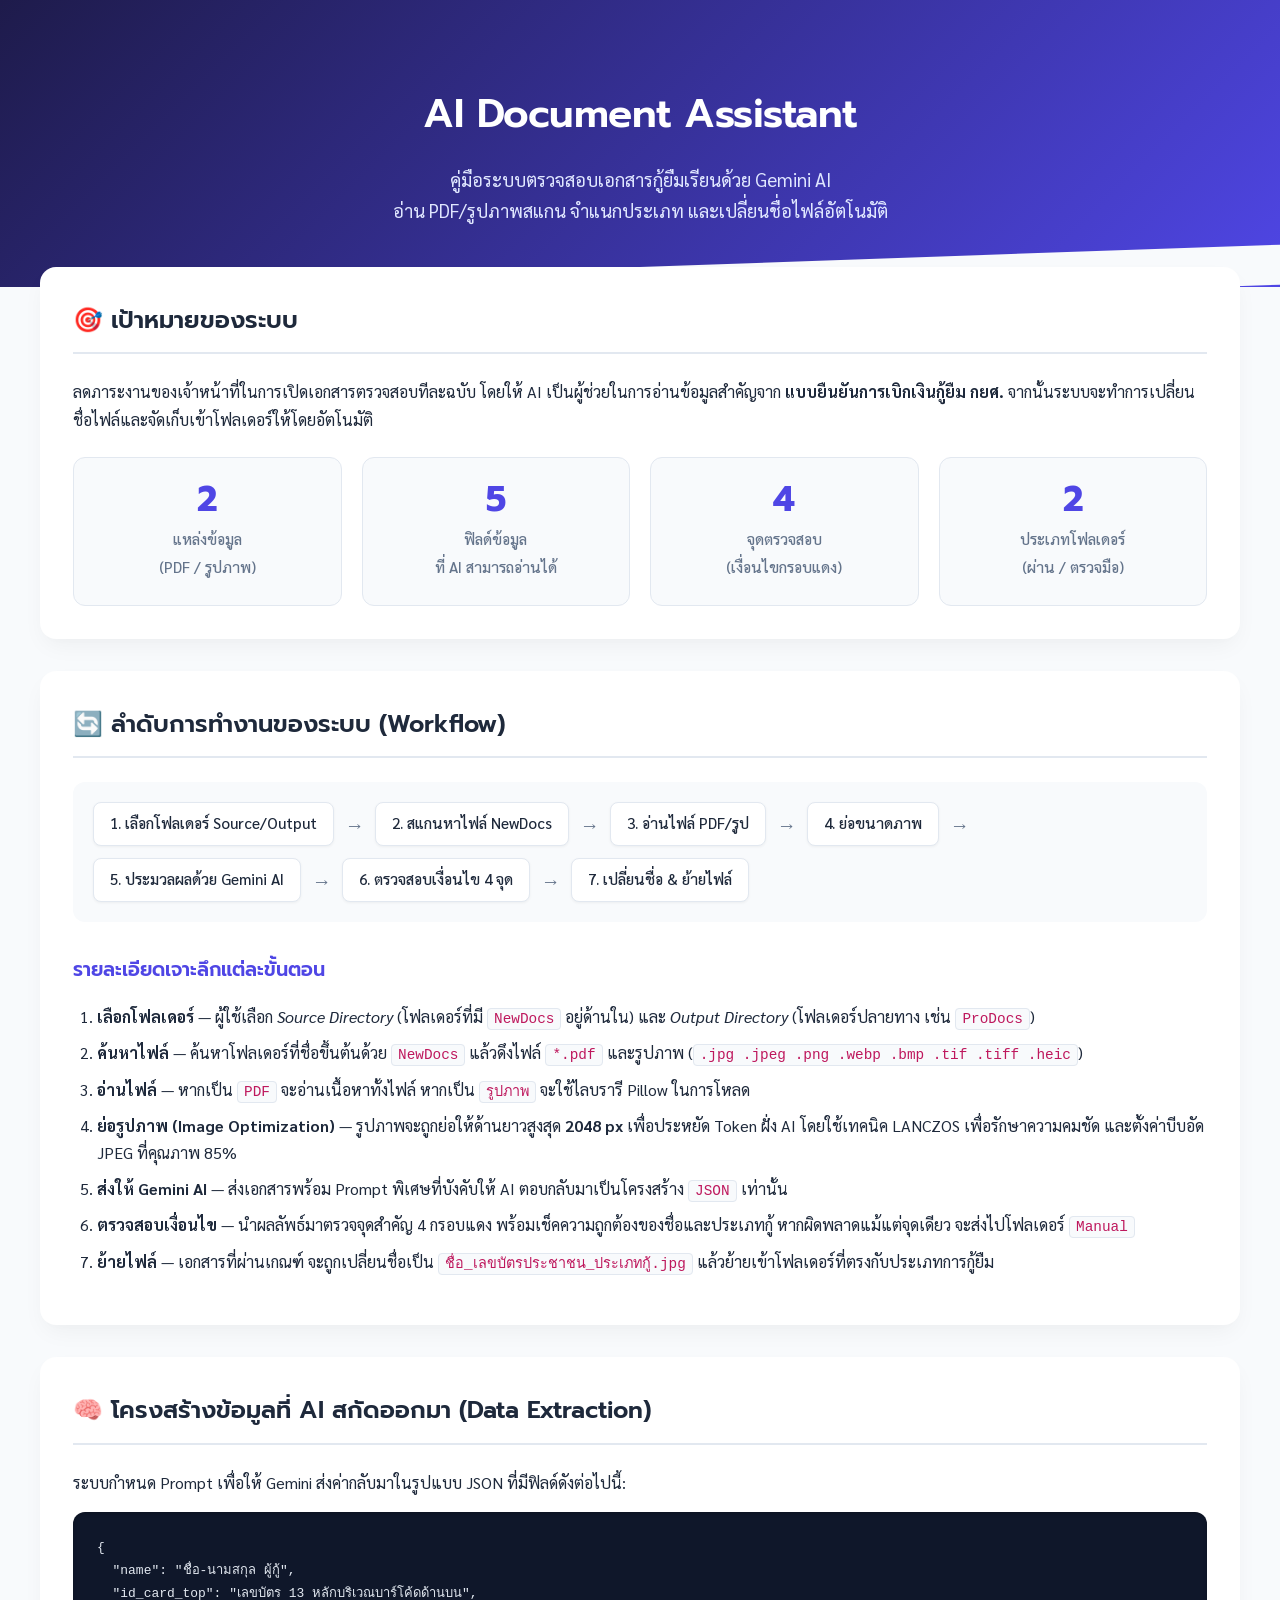
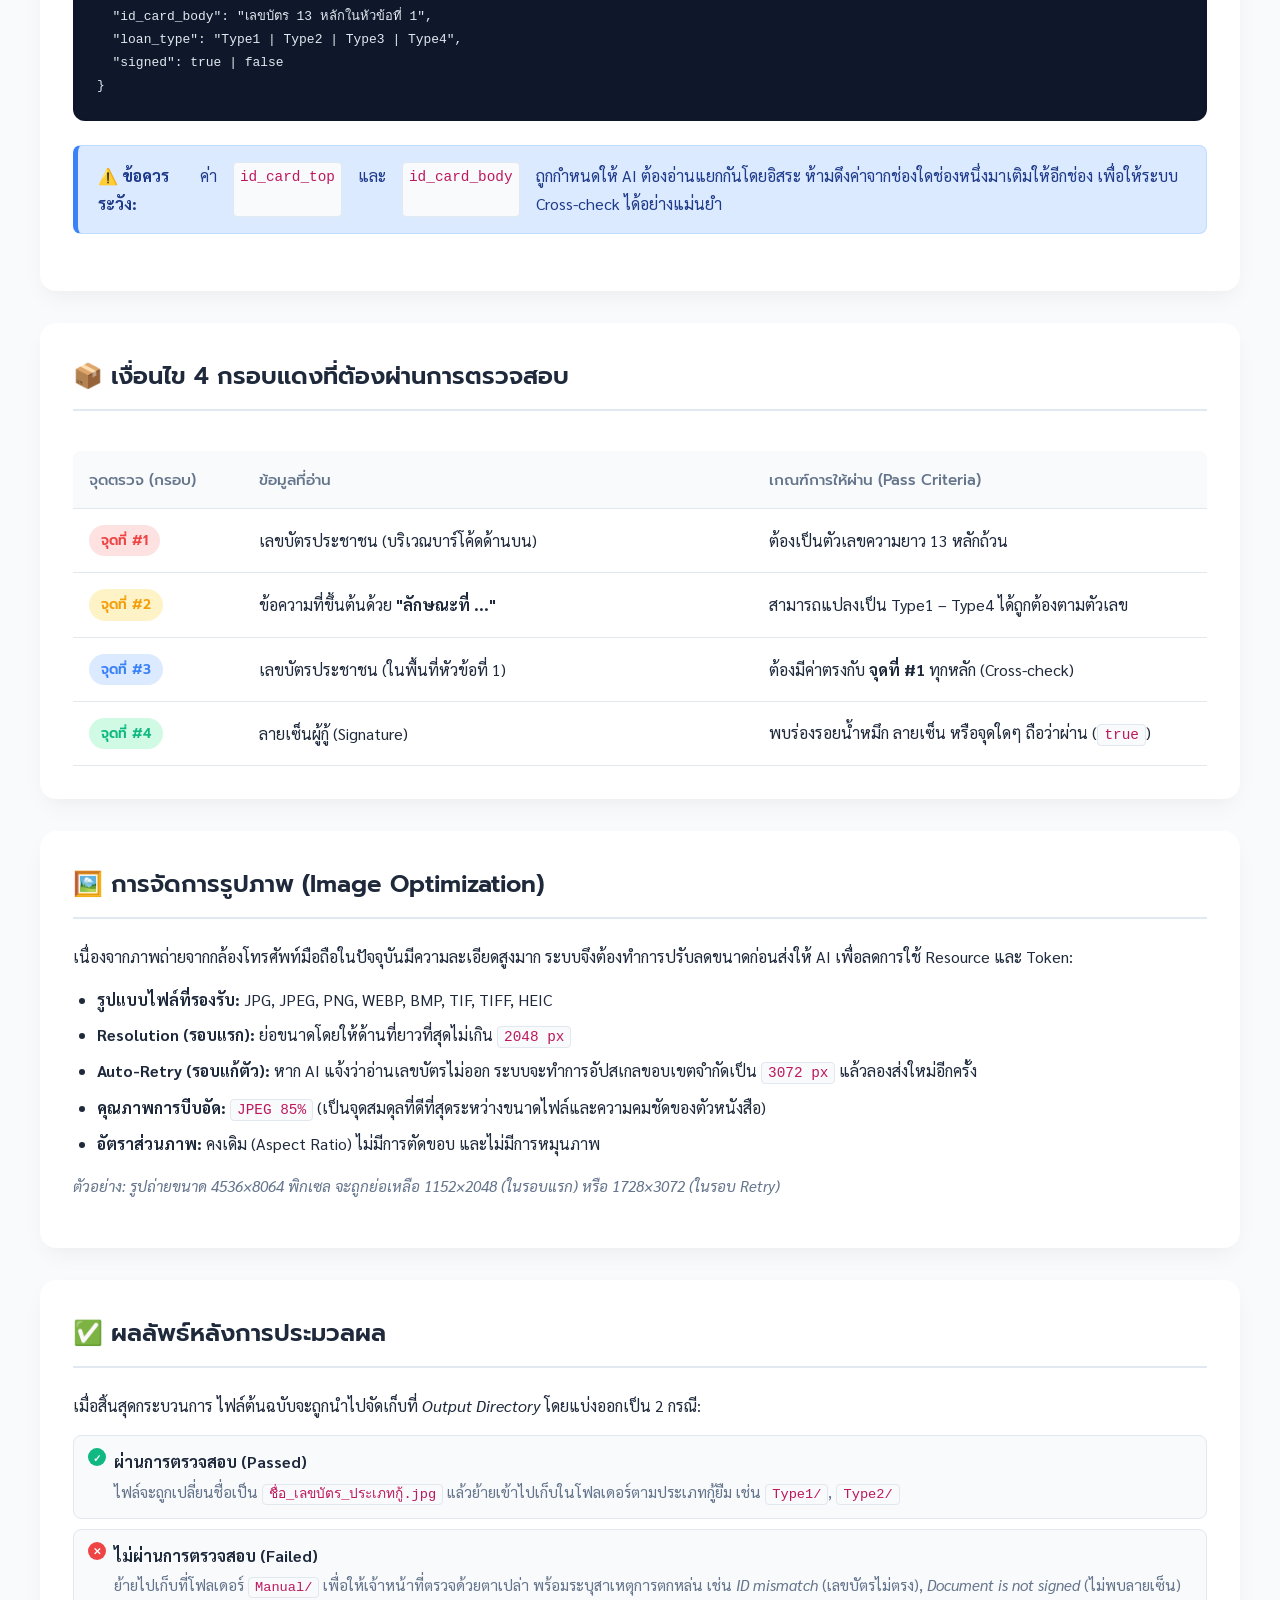
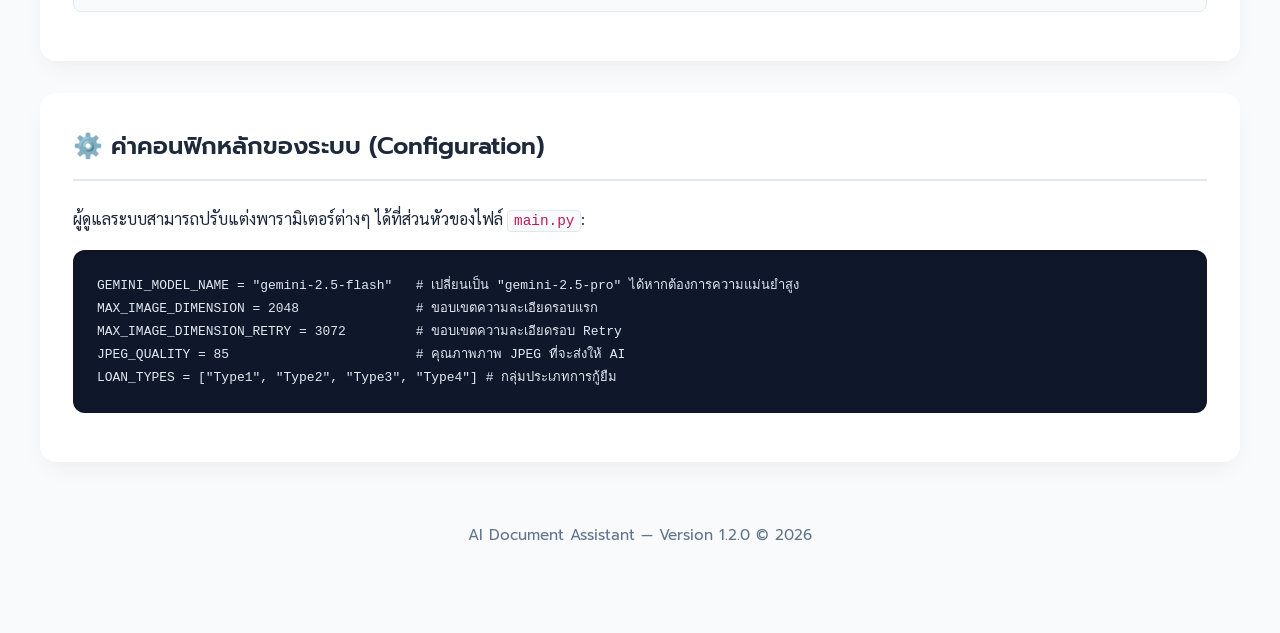
<file: index.html>
<!DOCTYPE html>
<html lang="th">
<head>
  <meta charset="UTF-8">
  <meta name="viewport" content="width=device-width, initial-scale=1.0">
  <title>AI Document Assistant — System Guide</title>
  
  <!-- นำเข้าฟอนต์ภาษาไทยจาก Google Fonts -->
  <link rel="preconnect" href="https://fonts.googleapis.com">
  <link rel="preconnect" href="https://fonts.gstatic.com" crossorigin>
  <link href="https://fonts.googleapis.com/css2?family=Prompt:wght@400;500;600;700&family=Sarabun:wght@400;500;600&display=swap" rel="stylesheet">

  <style>
    :root {
      /* Color Palette */
      --primary: #4f46e5;       /* Indigo 600 */
      --primary-light: #e0e7ff; /* Indigo 100 */
      --bg-color: #f8fafc;      /* Slate 50 */
      --card-bg: #ffffff;
      --text-main: #1e293b;     /* Slate 800 */
      --text-muted: #64748b;    /* Slate 500 */
      --border-color: #e2e8f0;  /* Slate 200 */
      
      /* Status Colors */
      --success: #10b981;
      --success-bg: #d1fae5;
      --warning: #f59e0b;
      --warning-bg: #fef3c7;
      --danger: #ef4444;
      --danger-bg: #fee2e2;
      --info: #3b82f6;
      --info-bg: #dbeafe;

      /* UI Settings */
      --radius: 16px;
      --shadow: 0 10px 25px -5px rgba(0, 0, 0, 0.05), 0 8px 10px -6px rgba(0, 0, 0, 0.01);
    }

    * { 
      box-sizing: border-box; 
      margin: 0;
      padding: 0;
    }

    body {
      font-family: 'Sarabun', sans-serif;
      background-color: var(--bg-color);
      color: var(--text-main);
      line-height: 1.7;
      padding-bottom: 80px;
      -webkit-font-smoothing: antialiased;
    }

    h1, h2, h3, h4 {
      font-family: 'Prompt', sans-serif;
      color: var(--text-main);
      font-weight: 600;
    }

    /* Header Section */
    header {
      background: linear-gradient(135deg, #1e1b4b 0%, #4f46e5 100%);
      color: #ffffff;
      padding: 80px 16px 60px;
      text-align: center;
      position: relative;
      overflow: hidden;
    }

    header::after {
      content: '';
      position: absolute;
      bottom: -20px;
      left: 0;
      right: 0;
      height: 40px;
      background: var(--bg-color);
      transform: skewY(-2deg);
    }

    header h1 { 
      font-size: 2.5rem; 
      margin-bottom: 16px;
      color: #ffffff;
      letter-spacing: -0.5px;
    }
    
    header p { 
      max-width: 900px; /* ปรับให้กว้างขึ้น */
      margin: 0 auto; 
      font-size: 1.15rem; 
      color: #e0e7ff;
      font-weight: 400;
    }

    /* Container & Layout */
    .container { 
      max-width: 1200px; /* ปรับให้กว้างขึ้นจากเดิม 960px */
      width: 95%; /* บังคับใช้พื้นที่ 95% ของจอในขนาดเล็ก */
      margin: -20px auto 0; 
      padding: 0; 
      position: relative;
      z-index: 10;
    }

    .card {
      background: var(--card-bg);
      border-radius: var(--radius);
      box-shadow: var(--shadow);
      padding: 32px; /* ลด Padding ลงเล็กน้อยให้เนื้อหากว้างขึ้น */
      margin-bottom: 32px;
      border: 1px solid rgba(255, 255, 255, 0.5);
      transition: transform 0.2s ease, box-shadow 0.2s ease;
    }

    .card:hover {
      box-shadow: 0 20px 25px -5px rgba(0, 0, 0, 0.05), 0 8px 10px -6px rgba(0, 0, 0, 0.01);
    }

    .card h2 { 
      font-size: 1.5rem; 
      margin-bottom: 24px;
      display: flex;
      align-items: center;
      gap: 10px;
      border-bottom: 2px solid var(--border-color);
      padding-bottom: 12px;
    }

    .card h3 { 
      font-size: 1.2rem; 
      margin: 32px 0 16px; 
      color: var(--primary); 
    }

    p { margin-bottom: 16px; }

    /* Lists */
    ul, ol { 
      padding-left: 24px; 
      margin-bottom: 16px; 
    }
    li { margin-bottom: 8px; }

    /* Stats Grid */
    .grid-stats { 
      display: grid; 
      grid-template-columns: repeat(auto-fit, minmax(200px, 1fr)); 
      gap: 20px; 
      margin-top: 24px; 
    }
    
    .stat-box {
      background: var(--bg-color);
      border: 1px solid var(--border-color);
      border-radius: 12px;
      padding: 24px 16px;
      text-align: center;
    }

    .stat-box strong { 
      display: block; 
      font-size: 2.2rem; 
      color: var(--primary); 
      font-family: 'Prompt', sans-serif;
      line-height: 1;
      margin-bottom: 8px;
    }
    
    .stat-box span { 
      font-size: 0.95rem; 
      color: var(--text-muted); 
      font-weight: 500;
    }

    /* Workflow Stepper */
    .workflow {
      display: flex;
      flex-wrap: wrap;
      gap: 12px;
      align-items: center;
      margin: 24px 0 32px;
      background: var(--bg-color);
      padding: 20px;
      border-radius: 12px;
    }

    .step-badge {
      background: #ffffff;
      color: var(--text-main);
      border: 1px solid var(--border-color);
      padding: 8px 16px;
      border-radius: 8px;
      font-weight: 500;
      font-size: 0.95rem;
      box-shadow: 0 1px 3px rgba(0,0,0,0.05);
    }

    .step-arrow { 
      color: var(--text-muted); 
      font-size: 1.2rem; 
    }

    /* Code Blocks */
    code {
      font-family: 'Fira Code', 'Cascadia Code', Consolas, monospace;
      background: var(--bg-color);
      color: #be185d;
      padding: 2px 6px;
      border-radius: 4px;
      font-size: 0.9em;
      border: 1px solid var(--border-color);
    }

    pre {
      background: #0f172a;
      color: #e2e8f0;
      padding: 24px;
      border-radius: 12px;
      overflow-x: auto;
      font-size: 0.9rem;
      line-height: 1.6;
      margin: 16px 0;
      box-shadow: inset 0 2px 4px rgba(0,0,0,0.2);
    }
    
    pre code {
      background: transparent;
      color: inherit;
      padding: 0;
      border: none;
    }

    /* Callout Note */
    .note {
      display: flex;
      gap: 16px;
      background: var(--info-bg);
      border: 1px solid #bfdbfe;
      border-left: 5px solid var(--info);
      padding: 16px 20px;
      border-radius: 8px;
      margin: 24px 0;
      color: #1e3a8a;
    }

    /* Custom Table */
    .table-responsive { overflow-x: auto; }
    
    table {
      width: 100%;
      border-collapse: separate;
      border-spacing: 0;
      margin-top: 16px;
    }
    
    th, td {
      padding: 16px;
      text-align: left;
      border-bottom: 1px solid var(--border-color);
    }
    
    th {
      background: var(--bg-color);
      color: var(--text-muted);
      font-family: 'Prompt', sans-serif;
      font-weight: 500;
      font-size: 0.95rem;
    }
    
    th:first-child { border-top-left-radius: 8px; }
    th:last-child { border-top-right-radius: 8px; }

    /* Badges */
    .badge {
      display: inline-flex;
      align-items: center;
      padding: 4px 12px;
      border-radius: 20px;
      font-size: 0.85rem;
      font-weight: 600;
      font-family: 'Prompt', sans-serif;
    }
    .badge.red { background: var(--danger-bg); color: var(--danger); }
    .badge.orange { background: var(--warning-bg); color: var(--warning); }
    .badge.blue { background: var(--info-bg); color: var(--info); }
    .badge.green { background: var(--success-bg); color: var(--success); }

    /* Check List */
    .check-list { 
      list-style: none; 
      padding-left: 0; 
    }
    
    .check-list li {
      padding: 12px 12px 12px 40px;
      position: relative;
      background: var(--bg-color);
      margin-bottom: 10px;
      border-radius: 8px;
      border: 1px solid var(--border-color);
    }
    
    .check-list li::before {
      content: "✓";
      position: absolute;
      left: 14px;
      top: 12px;
      color: #ffffff;
      background: var(--success);
      width: 18px;
      height: 18px;
      display: flex;
      align-items: center;
      justify-content: center;
      border-radius: 50%;
      font-size: 10px;
      font-weight: bold;
    }

    .check-list li.fail::before {
      content: "✕";
      background: var(--danger);
    }

    footer {
      text-align: center;
      color: var(--text-muted);
      font-size: 0.95rem;
      margin-top: 60px;
      font-family: 'Prompt', sans-serif;
    }

    /* Responsive */
    @media (max-width: 768px) {
      .container { width: 100%; padding: 0 16px; }
      .card { padding: 20px; }
      header { padding: 60px 16px 40px; }
      header h1 { font-size: 2rem; }
      .workflow { justify-content: center; }
      .table-responsive th, .table-responsive td { padding: 12px; }
    }
  </style>
</head>
<body>

<header>
  <h1>AI Document Assistant</h1>
  <p>คู่มือระบบตรวจสอบเอกสารกู้ยืมเรียนด้วย Gemini AI<br>อ่าน PDF/รูปภาพสแกน จำแนกประเภท และเปลี่ยนชื่อไฟล์อัตโนมัติ</p>
</header>

<div class="container">

  <!-- Section 1 -->
  <div class="card">
    <h2>🎯 เป้าหมายของระบบ</h2>
    <p>ลดภาระงานของเจ้าหน้าที่ในการเปิดเอกสารตรวจสอบทีละฉบับ โดยให้ AI เป็นผู้ช่วยในการอ่านข้อมูลสำคัญจาก <strong>แบบยืนยันการเบิกเงินกู้ยืม กยศ.</strong> จากนั้นระบบจะทำการเปลี่ยนชื่อไฟล์และจัดเก็บเข้าโฟลเดอร์ให้โดยอัตโนมัติ</p>
    
    <div class="grid-stats">
      <div class="stat-box"><strong>2</strong><span>แหล่งข้อมูล<br>(PDF / รูปภาพ)</span></div>
      <div class="stat-box"><strong>5</strong><span>ฟิลด์ข้อมูล<br>ที่ AI สามารถอ่านได้</span></div>
      <div class="stat-box"><strong>4</strong><span>จุดตรวจสอบ<br>(เงื่อนไขกรอบแดง)</span></div>
      <div class="stat-box"><strong>2</strong><span>ประเภทโฟลเดอร์<br>(ผ่าน / ตรวจมือ)</span></div>
    </div>
  </div>

  <!-- Section 2 -->
  <div class="card">
    <h2>🔄 ลำดับการทำงานของระบบ (Workflow)</h2>
    
    <div class="workflow">
      <span class="step-badge">1. เลือกโฟลเดอร์ Source/Output</span>
      <span class="step-arrow">→</span>
      <span class="step-badge">2. สแกนหาไฟล์ NewDocs</span>
      <span class="step-arrow">→</span>
      <span class="step-badge">3. อ่านไฟล์ PDF/รูป</span>
      <span class="step-arrow">→</span>
      <span class="step-badge">4. ย่อขนาดภาพ</span>
      <span class="step-arrow">→</span>
      <span class="step-badge">5. ประมวลผลด้วย Gemini AI</span>
      <span class="step-arrow">→</span>
      <span class="step-badge">6. ตรวจสอบเงื่อนไข 4 จุด</span>
      <span class="step-arrow">→</span>
      <span class="step-badge">7. เปลี่ยนชื่อ & ย้ายไฟล์</span>
    </div>

    <h3>รายละเอียดเจาะลึกแต่ละขั้นตอน</h3>
    <ol>
      <li><strong>เลือกโฟลเดอร์</strong> — ผู้ใช้เลือก <em>Source Directory</em> (โฟลเดอร์ที่มี <code>NewDocs</code> อยู่ด้านใน) และ <em>Output Directory</em> (โฟลเดอร์ปลายทาง เช่น <code>ProDocs</code>)</li>
      <li><strong>ค้นหาไฟล์</strong> — ค้นหาโฟลเดอร์ที่ชื่อขึ้นต้นด้วย <code>NewDocs</code> แล้วดึงไฟล์ <code>*.pdf</code> และรูปภาพ (<code>.jpg .jpeg .png .webp .bmp .tif .tiff .heic</code>)</li>
      <li><strong>อ่านไฟล์</strong> — หากเป็น <code>PDF</code> จะอ่านเนื้อหาทั้งไฟล์ หากเป็น <code>รูปภาพ</code> จะใช้ไลบรารี Pillow ในการโหลด</li>
      <li><strong>ย่อรูปภาพ (Image Optimization)</strong> — รูปภาพจะถูกย่อให้ด้านยาวสูงสุด <strong>2048 px</strong> เพื่อประหยัด Token ฝั่ง AI โดยใช้เทคนิค LANCZOS เพื่อรักษาความคมชัด และตั้งค่าบีบอัด JPEG ที่คุณภาพ 85%</li>
      <li><strong>ส่งให้ Gemini AI</strong> — ส่งเอกสารพร้อม Prompt พิเศษที่บังคับให้ AI ตอบกลับมาเป็นโครงสร้าง <code>JSON</code> เท่านั้น</li>
      <li><strong>ตรวจสอบเงื่อนไข</strong> — นำผลลัพธ์มาตรวจจุดสำคัญ 4 กรอบแดง พร้อมเช็คความถูกต้องของชื่อและประเภทกู้ หากผิดพลาดแม้แต่จุดเดียว จะส่งไปโฟลเดอร์ <code>Manual</code></li>
      <li><strong>ย้ายไฟล์</strong> — เอกสารที่ผ่านเกณฑ์ จะถูกเปลี่ยนชื่อเป็น <code>ชื่อ_เลขบัตรประชาชน_ประเภทกู้.jpg</code> แล้วย้ายเข้าโฟลเดอร์ที่ตรงกับประเภทการกู้ยืม</li>
    </ol>
  </div>

  <!-- Section 3 -->
  <div class="card">
    <h2>🧠 โครงสร้างข้อมูลที่ AI สกัดออกมา (Data Extraction)</h2>
    <p>ระบบกำหนด Prompt เพื่อให้ Gemini ส่งค่ากลับมาในรูปแบบ JSON ที่มีฟิลด์ดังต่อไปนี้:</p>
    
    <pre><code>{
  "name": "ชื่อ-นามสกุล ผู้กู้",
  "id_card_top": "เลขบัตร 13 หลักบริเวณบาร์โค้ดด้านบน",
  "id_card_body": "เลขบัตร 13 หลักในหัวข้อที่ 1",
  "loan_type": "Type1 | Type2 | Type3 | Type4",
  "signed": true | false
}</code></pre>

    <div class="note">
      <strong>⚠️ ข้อควรระวัง:</strong> ค่า <code>id_card_top</code> และ <code>id_card_body</code> ถูกกำหนดให้ AI ต้องอ่านแยกกันโดยอิสระ ห้ามดึงค่าจากช่องใดช่องหนึ่งมาเติมให้อีกช่อง เพื่อให้ระบบ Cross-check ได้อย่างแม่นยำ
    </div>
  </div>

  <!-- Section 4 -->
  <div class="card">
    <h2>📦 เงื่อนไข 4 กรอบแดงที่ต้องผ่านการตรวจสอบ</h2>
    <div class="table-responsive">
      <table>
        <thead>
          <tr>
            <th style="width: 15%;">จุดตรวจ (กรอบ)</th>
            <th style="width: 45%;">ข้อมูลที่อ่าน</th>
            <th style="width: 40%;">เกณฑ์การให้ผ่าน (Pass Criteria)</th>
          </tr>
        </thead>
        <tbody>
          <tr>
            <td><span class="badge red">จุดที่ #1</span></td>
            <td>เลขบัตรประชาชน (บริเวณบาร์โค้ดด้านบน)</td>
            <td>ต้องเป็นตัวเลขความยาว 13 หลักถ้วน</td>
          </tr>
          <tr>
            <td><span class="badge orange">จุดที่ #2</span></td>
            <td>ข้อความที่ขึ้นต้นด้วย <strong>"ลักษณะที่ ..."</strong></td>
            <td>สามารถแปลงเป็น Type1 – Type4 ได้ถูกต้องตามตัวเลข</td>
          </tr>
          <tr>
            <td><span class="badge blue">จุดที่ #3</span></td>
            <td>เลขบัตรประชาชน (ในพื้นที่หัวข้อที่ 1)</td>
            <td>ต้องมีค่าตรงกับ <strong>จุดที่ #1</strong> ทุกหลัก (Cross-check)</td>
          </tr>
          <tr>
            <td><span class="badge green">จุดที่ #4</span></td>
            <td>ลายเซ็นผู้กู้ (Signature)</td>
            <td>พบร่องรอยน้ำหมึก ลายเซ็น หรือจุดใดๆ ถือว่าผ่าน (<code>true</code>)</td>
          </tr>
        </tbody>
      </table>
    </div>
  </div>

  <!-- Section 5 -->
  <div class="card">
    <h2>🖼️ การจัดการรูปภาพ (Image Optimization)</h2>
    <p>เนื่องจากภาพถ่ายจากกล้องโทรศัพท์มือถือในปัจจุบันมีความละเอียดสูงมาก ระบบจึงต้องทำการปรับลดขนาดก่อนส่งให้ AI เพื่อลดการใช้ Resource และ Token:</p>
    <ul>
      <li><strong>รูปแบบไฟล์ที่รองรับ:</strong> JPG, JPEG, PNG, WEBP, BMP, TIF, TIFF, HEIC</li>
      <li><strong>Resolution (รอบแรก):</strong> ย่อขนาดโดยให้ด้านที่ยาวที่สุดไม่เกิน <code>2048 px</code></li>
      <li><strong>Auto-Retry (รอบแก้ตัว):</strong> หาก AI แจ้งว่าอ่านเลขบัตรไม่ออก ระบบจะทำการอัปสเกลขอบเขตจำกัดเป็น <code>3072 px</code> แล้วลองส่งใหม่อีกครั้ง</li>
      <li><strong>คุณภาพการบีบอัด:</strong> <code>JPEG 85%</code> (เป็นจุดสมดุลที่ดีที่สุดระหว่างขนาดไฟล์และความคมชัดของตัวหนังสือ)</li>
      <li><strong>อัตราส่วนภาพ:</strong> คงเดิม (Aspect Ratio) ไม่มีการตัดขอบ และไม่มีการหมุนภาพ</li>
    </ul>
    <p style="color: var(--text-muted); font-size: 0.95rem;"><em>ตัวอย่าง: รูปถ่ายขนาด 4536×8064 พิกเซล จะถูกย่อเหลือ 1152×2048 (ในรอบแรก) หรือ 1728×3072 (ในรอบ Retry)</em></p>
  </div>

  <!-- Section 6 -->
  <div class="card">
    <h2>✅ ผลลัพธ์หลังการประมวลผล</h2>
    <p>เมื่อสิ้นสุดกระบวนการ ไฟล์ต้นฉบับจะถูกนำไปจัดเก็บที่ <em>Output Directory</em> โดยแบ่งออกเป็น 2 กรณี:</p>
    
    <ul class="check-list">
      <li>
        <strong>ผ่านการตรวจสอบ (Passed)</strong>
        <p style="margin: 4px 0 0; color: var(--text-muted); font-size: 0.95rem;">ไฟล์จะถูกเปลี่ยนชื่อเป็น <code>ชื่อ_เลขบัตร_ประเภทกู้.jpg</code> แล้วย้ายเข้าไปเก็บในโฟลเดอร์ตามประเภทกู้ยืม เช่น <code>Type1/</code>, <code>Type2/</code></p>
      </li>
      <li class="fail">
        <strong>ไม่ผ่านการตรวจสอบ (Failed)</strong>
        <p style="margin: 4px 0 0; color: var(--text-muted); font-size: 0.95rem;">ย้ายไปเก็บที่โฟลเดอร์ <code>Manual/</code> เพื่อให้เจ้าหน้าที่ตรวจด้วยตาเปล่า พร้อมระบุสาเหตุการตกหล่น เช่น <em>ID mismatch</em> (เลขบัตรไม่ตรง), <em>Document is not signed</em> (ไม่พบลายเซ็น)</p>
      </li>
    </ul>
  </div>

  <!-- Section 7 -->
  <div class="card">
    <h2>⚙️ ค่าคอนฟิกหลักของระบบ (Configuration)</h2>
    <p>ผู้ดูแลระบบสามารถปรับแต่งพารามิเตอร์ต่างๆ ได้ที่ส่วนหัวของไฟล์ <code>main.py</code>:</p>
    <pre><code>GEMINI_MODEL_NAME = "gemini-2.5-flash"   # เปลี่ยนเป็น "gemini-2.5-pro" ได้หากต้องการความแม่นยำสูง
MAX_IMAGE_DIMENSION = 2048               # ขอบเขตความละเอียดรอบแรก
MAX_IMAGE_DIMENSION_RETRY = 3072         # ขอบเขตความละเอียดรอบ Retry
JPEG_QUALITY = 85                        # คุณภาพภาพ JPEG ที่จะส่งให้ AI
LOAN_TYPES = ["Type1", "Type2", "Type3", "Type4"] # กลุ่มประเภทการกู้ยืม</code></pre>
  </div>

  <footer>
    <p>AI Document Assistant — Version 1.2.0 &copy; 2026</p>
  </footer>

</div>

</body>
</html>
</file>
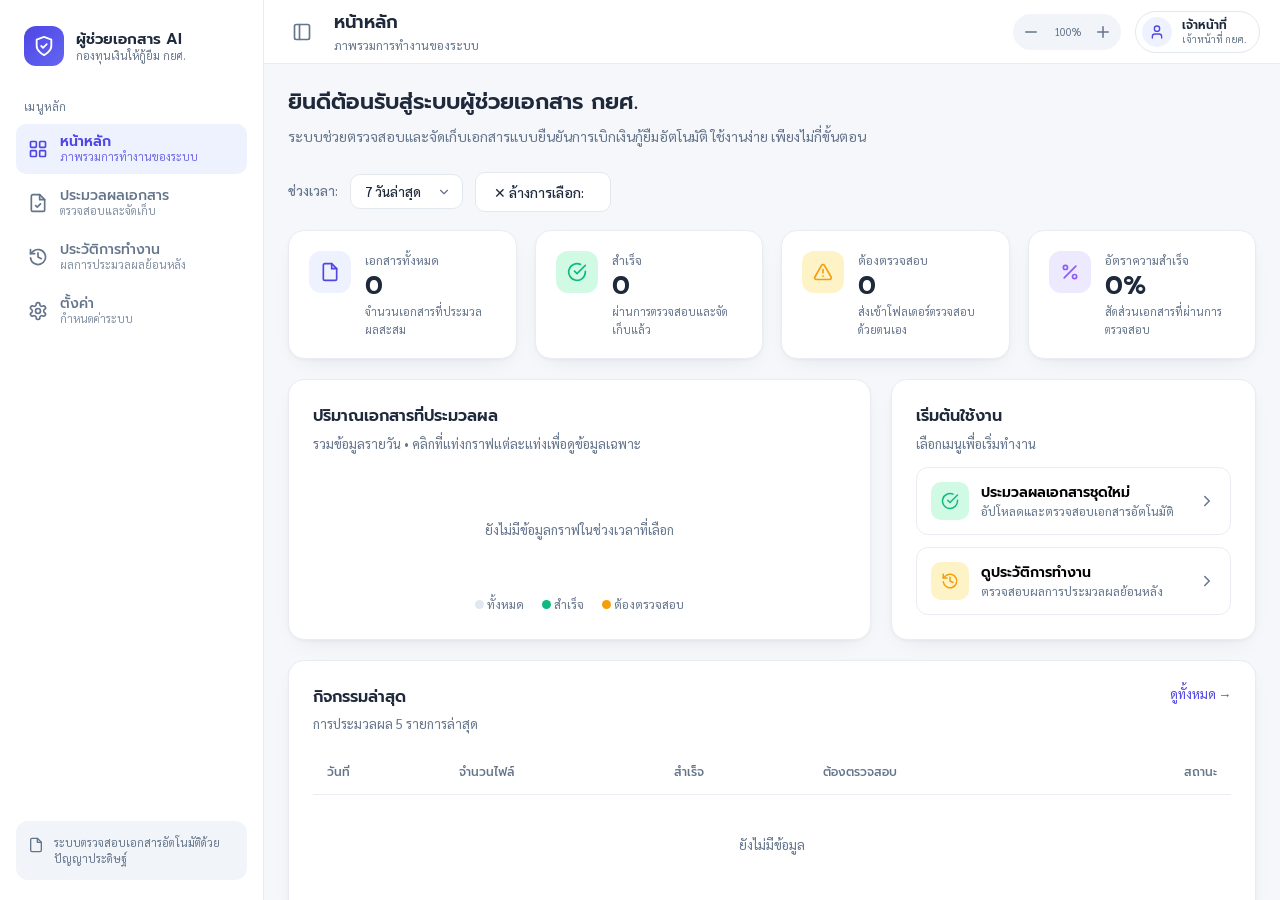
<file: web/index.html>
<!DOCTYPE html>
<html lang="th">
<head>
  <meta charset="UTF-8">
  <meta name="viewport" content="width=device-width, initial-scale=1.0">
  <title>ผู้ช่วยเอกสาร AI — กยศ.</title>
  <link rel="preconnect" href="https://fonts.googleapis.com">
  <link rel="preconnect" href="https://fonts.gstatic.com" crossorigin>
  <link href="https://fonts.googleapis.com/css2?family=Prompt:wght@400;500;600;700&family=Sarabun:wght@400;500;600;700&display=swap" rel="stylesheet">
  <link rel="stylesheet" href="style.css">
</head>
<body data-theme="light">
  <div class="app">
    <!-- ================= SIDEBAR ================= -->
    <aside class="sidebar" id="sidebar">
      <div class="brand">
        <div class="brand-logo">
          <svg viewBox="0 0 24 24" width="22" height="22" fill="none" stroke="currentColor" stroke-width="2" stroke-linecap="round" stroke-linejoin="round"><path d="M12 22s8-4 8-10V5l-8-3-8 3v7c0 6 8 10 8 10z"/><path d="m9 12 2 2 4-4"/></svg>
        </div>
        <div class="brand-text">
          <strong>ผู้ช่วยเอกสาร AI</strong>
          <span>กองทุนเงินให้กู้ยืม กยศ.</span>
        </div>
      </div>

      <div class="nav-label">เมนูหลัก</div>
      <nav class="nav">
        <button class="nav-item active" data-page="dashboard" data-tooltip="หน้าหลัก">
          <svg viewBox="0 0 24 24" width="20" height="20" fill="none" stroke="currentColor" stroke-width="2" stroke-linecap="round" stroke-linejoin="round"><rect x="3" y="3" width="7" height="7" rx="1"/><rect x="14" y="3" width="7" height="7" rx="1"/><rect x="14" y="14" width="7" height="7" rx="1"/><rect x="3" y="14" width="7" height="7" rx="1"/></svg>
          <span><b>หน้าหลัก</b><small>ภาพรวมการทำงานของระบบ</small></span>
        </button>
        <button class="nav-item" data-page="process" data-tooltip="ประมวลผลเอกสาร">
          <svg viewBox="0 0 24 24" width="20" height="20" fill="none" stroke="currentColor" stroke-width="2" stroke-linecap="round" stroke-linejoin="round"><path d="M14 2H6a2 2 0 0 0-2 2v16a2 2 0 0 0 2 2h12a2 2 0 0 0 2-2V8z"/><path d="M14 2v6h6"/><path d="m9 15 2 2 4-4"/></svg>
          <span><b>ประมวลผลเอกสาร</b><small>ตรวจสอบและจัดเก็บ</small></span>
        </button>
        <button class="nav-item" data-page="history" data-tooltip="ประวัติการทำงาน">
          <svg viewBox="0 0 24 24" width="20" height="20" fill="none" stroke="currentColor" stroke-width="2" stroke-linecap="round" stroke-linejoin="round"><path d="M3 3v5h5"/><path d="M3.05 13A9 9 0 1 0 6 5.3L3 8"/><path d="M12 7v5l4 2"/></svg>
          <span><b>ประวัติการทำงาน</b><small>ผลการประมวลผลย้อนหลัง</small></span>
        </button>
        <button class="nav-item" data-page="settings" data-tooltip="ตั้งค่า">
          <svg viewBox="0 0 24 24" width="20" height="20" fill="none" stroke="currentColor" stroke-width="2" stroke-linecap="round" stroke-linejoin="round"><path d="M12.22 2h-.44a2 2 0 0 0-2 2v.18a2 2 0 0 1-1 1.73l-.43.25a2 2 0 0 1-2 0l-.15-.08a2 2 0 0 0-2.73.73l-.22.38a2 2 0 0 0 .73 2.73l.15.1a2 2 0 0 1 1 1.72v.51a2 2 0 0 1-1 1.74l-.15.09a2 2 0 0 0-.73 2.73l.22.38a2 2 0 0 0 2.73.73l.15-.08a2 2 0 0 1 2 0l.43.25a2 2 0 0 1 1 1.73V20a2 2 0 0 0 2 2h.44a2 2 0 0 0 2-2v-.18a2 2 0 0 1 1-1.73l.43-.25a2 2 0 0 1 2 0l.15.08a2 2 0 0 0 2.73-.73l.22-.39a2 2 0 0 0-.73-2.73l-.15-.08a2 2 0 0 1-1-1.74v-.5a2 2 0 0 1 1-1.74l.15-.09a2 2 0 0 0 .73-2.73l-.22-.38a2 2 0 0 0-2.73-.73l-.15.08a2 2 0 0 1-2 0l-.43-.25a2 2 0 0 1-1-1.73V4a2 2 0 0 0-2-2z"/><circle cx="12" cy="12" r="3"/></svg>
          <span><b>ตั้งค่า</b><small>กำหนดค่าระบบ</small></span>
        </button>
      </nav>

      <div class="sidebar-foot">
        <svg viewBox="0 0 24 24" width="16" height="16" fill="none" stroke="currentColor" stroke-width="2" stroke-linecap="round" stroke-linejoin="round"><path d="M14 2H6a2 2 0 0 0-2 2v16a2 2 0 0 0 2 2h12a2 2 0 0 0 2-2V8z"/><path d="M14 2v6h6"/></svg>
        <span>ระบบตรวจสอบเอกสารอัตโนมัติด้วยปัญญาประดิษฐ์</span>
      </div>
    </aside>

    <!-- ================= MAIN ================= -->
    <main class="main">
      <header class="topbar">
        <button class="icon-btn" id="toggleSidebar" title="ซ่อน/แสดงเมนู">
          <svg viewBox="0 0 24 24" width="20" height="20" fill="none" stroke="currentColor" stroke-width="2" stroke-linecap="round" stroke-linejoin="round"><rect x="3" y="3" width="18" height="18" rx="2"/><path d="M9 3v18"/></svg>
        </button>
        <div class="topbar-title">
          <h1 id="pageTitle">หน้าหลัก</h1>
          <p id="pageSubtitle">ภาพรวมการทำงานของระบบ</p>
        </div>
        <div class="topbar-right">
          <div class="font-scale-control">
            <button class="icon-btn" id="fontDecreaseBtn" title="ลดขนาดตัวอักษร">
              <svg viewBox="0 0 24 24" width="18" height="18" fill="none" stroke="currentColor" stroke-width="2" stroke-linecap="round" stroke-linejoin="round"><path d="M5 12h14"/></svg>
            </button>
            <span class="font-scale-label" id="fontScaleLabel">100%</span>
            <button class="icon-btn" id="fontIncreaseBtn" title="เพิ่มขนาดตัวอักษร">
              <svg viewBox="0 0 24 24" width="18" height="18" fill="none" stroke="currentColor" stroke-width="2" stroke-linecap="round" stroke-linejoin="round"><path d="M12 5v14M5 12h14"/></svg>
            </button>
          </div>
          <div class="user-chip">
            <div class="avatar">
              <svg viewBox="0 0 24 24" width="16" height="16" fill="none" stroke="currentColor" stroke-width="2" stroke-linecap="round" stroke-linejoin="round"><path d="M19 21v-2a4 4 0 0 0-4-4H9a4 4 0 0 0-4 4v2"/><circle cx="12" cy="7" r="4"/></svg>
            </div>
            <div class="user-meta">
              <b>เจ้าหน้าที่</b>
              <small>เจ้าหน้าที่ กยศ.</small>
            </div>
          </div>
        </div>
      </header>

      <div class="content">
        <!-- ============ DASHBOARD ============ -->
        <section class="page active" id="page-dashboard">
          <h2 class="welcome">ยินดีต้อนรับสู่ระบบผู้ช่วยเอกสาร กยศ.</h2>
          <p class="welcome-sub">ระบบช่วยตรวจสอบและจัดเก็บเอกสารแบบยืนยันการเบิกเงินกู้ยืมอัตโนมัติ ใช้งานง่าย เพียงไม่กี่ขั้นตอน</p>

          <div class="dash-filterbar">
            <span class="dash-filter-label">ช่วงเวลา:</span>
            <div class="select-wrapper">
              <select id="dashRangeSelect" class="size-select">
                <option value="today">วันนี้</option>
                <option value="7d" selected>7 วันล่าสุด</option>
                <option value="30d">30 วันล่าสุด</option>
                <option value="all">ทั้งหมด</option>
              </select>
              <svg class="select-arrow" viewBox="0 0 24 24" width="14" height="14" fill="none" stroke="currentColor" stroke-width="2" stroke-linecap="round" stroke-linejoin="round"><path d="m6 9 6 6 6-6"/></svg>
            </div>
            <button class="btn ghost dash-clear-sel" id="dashClearSel" hidden>✕ ล้างการเลือก: <b id="dashSelLabel"></b></button>
          </div>

          <div class="stat-grid">
            <div class="stat-card">
              <div class="stat-icon indigo"><svg viewBox="0 0 24 24" width="20" height="20" fill="none" stroke="currentColor" stroke-width="2" stroke-linecap="round" stroke-linejoin="round"><path d="M14 2H6a2 2 0 0 0-2 2v16a2 2 0 0 0 2 2h12a2 2 0 0 0 2-2V8z"/><path d="M14 2v6h6"/></svg></div>
              <div class="stat-body"><span>เอกสารทั้งหมด</span><strong id="dashTotal">0</strong><small>จำนวนเอกสารที่ประมวลผลสะสม</small></div>
            </div>
            <div class="stat-card">
              <div class="stat-icon green"><svg viewBox="0 0 24 24" width="20" height="20" fill="none" stroke="currentColor" stroke-width="2" stroke-linecap="round" stroke-linejoin="round"><path d="M22 11.08V12a10 10 0 1 1-5.93-9.14"/><path d="m9 11 3 3L22 4"/></svg></div>
              <div class="stat-body"><span>สำเร็จ</span><strong id="dashSuccess">0</strong><small>ผ่านการตรวจสอบและจัดเก็บแล้ว</small></div>
            </div>
            <div class="stat-card clickable-card" id="dashManualCard" title="คลิกเพื่อเปิดโฟลเดอร์ตรวจสอบด้วยตนเอง (Manual)">
              <div class="stat-icon amber"><svg viewBox="0 0 24 24" width="20" height="20" fill="none" stroke="currentColor" stroke-width="2" stroke-linecap="round" stroke-linejoin="round"><path d="m21.73 18-8-14a2 2 0 0 0-3.48 0l-8 14A2 2 0 0 0 4 21h16a2 2 0 0 0 1.73-3z"/><path d="M12 9v4"/><path d="M12 17h.01"/></svg></div>
              <div class="stat-body"><span>ต้องตรวจสอบ</span><strong id="dashManual">0</strong><small>ส่งเข้าโฟลเดอร์ตรวจสอบด้วยตนเอง</small></div>
            </div>
            <div class="stat-card">
              <div class="stat-icon violet"><svg viewBox="0 0 24 24" width="20" height="20" fill="none" stroke="currentColor" stroke-width="2" stroke-linecap="round" stroke-linejoin="round"><line x1="19" y1="5" x2="5" y2="19"/><circle cx="6.5" cy="6.5" r="2.5"/><circle cx="17.5" cy="17.5" r="2.5"/></svg></div>
              <div class="stat-body"><span>อัตราความสำเร็จ</span><strong id="dashRate">0%</strong><small>สัดส่วนเอกสารที่ผ่านการตรวจสอบ</small></div>
            </div>
          </div>

          <div class="dash-columns">
            <div class="card chart-card">
              <h3>ปริมาณเอกสารที่ประมวลผล</h3>
              <p class="muted" id="chartSub">รวมข้อมูลรายวัน • คลิกที่แท่งกราฟเพื่อดูข้อมูลเฉพาะวันนั้น</p>
              <div class="chart" id="dashChart"></div>
              <div class="chart-legend">
                <span><i class="dot slate"></i> ทั้งหมด</span>
                <span><i class="dot green"></i> สำเร็จ</span>
                <span><i class="dot amber"></i> ต้องตรวจสอบ</span>
              </div>
            </div>
            <div class="card">
              <h3>เริ่มต้นใช้งาน</h3>
              <p class="muted">เลือกเมนูเพื่อเริ่มทำงาน</p>
              <button class="action-row" data-page="process">
                <span class="action-icon green"><svg viewBox="0 0 24 24" width="18" height="18" fill="none" stroke="currentColor" stroke-width="2" stroke-linecap="round" stroke-linejoin="round"><path d="M22 11.08V12a10 10 0 1 1-5.93-9.14"/><path d="m9 11 3 3L22 4"/></svg></span>
                <span class="action-text"><b>ประมวลผลเอกสารชุดใหม่</b><small>อัปโหลดและตรวจสอบเอกสารอัตโนมัติ</small></span>
                <svg class="chev" viewBox="0 0 24 24" width="18" height="18" fill="none" stroke="currentColor" stroke-width="2" stroke-linecap="round" stroke-linejoin="round"><path d="m9 18 6-6-6-6"/></svg>
              </button>
              <button class="action-row" data-page="history">
                <span class="action-icon amber"><svg viewBox="0 0 24 24" width="18" height="18" fill="none" stroke="currentColor" stroke-width="2" stroke-linecap="round" stroke-linejoin="round"><path d="M3 3v5h5"/><path d="M3.05 13A9 9 0 1 0 6 5.3L3 8"/><path d="M12 7v5l4 2"/></svg></span>
                <span class="action-text"><b>ดูประวัติการทำงาน</b><small>ตรวจสอบผลการประมวลผลย้อนหลัง</small></span>
                <svg class="chev" viewBox="0 0 24 24" width="18" height="18" fill="none" stroke="currentColor" stroke-width="2" stroke-linecap="round" stroke-linejoin="round"><path d="m9 18 6-6-6-6"/></svg>
              </button>
            </div>
          </div>

          <div class="card">
            <div class="card-head">
              <div><h3>กิจกรรมล่าสุด</h3><p class="muted">การประมวลผล 5 รายการล่าสุด</p></div>
              <button class="link-btn" data-page="history">ดูทั้งหมด →</button>
            </div>
            <div class="table-wrap">
              <table class="data-table">
                <thead><tr><th>วันที่</th><th>จำนวนไฟล์</th><th>สำเร็จ</th><th>ต้องตรวจสอบ</th><th style="text-align:right">สถานะ</th></tr></thead>
                <tbody id="dashRecent"><tr><td colspan="5" class="empty">ยังไม่มีข้อมูล</td></tr></tbody>
              </table>
            </div>
          </div>
        </section>

        <!-- ============ PROCESS ============ -->
        <section class="page" id="page-process">
          <div class="card folder-card">
            <div class="folder-row">
              <span class="folder-icon indigo"><svg viewBox="0 0 24 24" width="20" height="20" fill="none" stroke="currentColor" stroke-width="2" stroke-linecap="round" stroke-linejoin="round"><path d="M4 20h16a2 2 0 0 0 2-2V8a2 2 0 0 0-2-2h-7.9a2 2 0 0 1-1.69-.9L9.6 3.9A2 2 0 0 0 7.93 3H4a2 2 0 0 0-2 2v13c0 1.1.9 2 2 2Z"/></svg></span>
              <div class="folder-info">
                <b>โฟลเดอร์ต้นทาง</b>
                <small id="srcPath">ยังไม่ได้เลือกโฟลเดอร์</small>
                <em id="srcHint" class="folder-hint"></em>
              </div>
              <button class="btn ghost" id="pickSource">เลือกโฟลเดอร์</button>
            </div>
            <div class="folder-row">
              <span class="folder-icon slate"><svg viewBox="0 0 24 24" width="20" height="20" fill="none" stroke="currentColor" stroke-width="2" stroke-linecap="round" stroke-linejoin="round"><path d="M4 20h16a2 2 0 0 0 2-2V8a2 2 0 0 0-2-2h-7.9a2 2 0 0 1-1.69-.9L9.6 3.9A2 2 0 0 0 7.93 3H4a2 2 0 0 0-2 2v13c0 1.1.9 2 2 2Z"/></svg></span>
              <div class="folder-info">
                <b>โฟลเดอร์ปลายทาง</b>
                <small id="outPath">ยังไม่ได้เลือกโฟลเดอร์</small>
              </div>
              <button class="btn ghost" id="pickOutput">เลือกโฟลเดอร์</button>
            </div>
          </div>

          <div class="mini-stats">
            <div class="mini-card"><span class="mini-icon slate"><svg viewBox="0 0 24 24" width="18" height="18" fill="none" stroke="currentColor" stroke-width="2" stroke-linecap="round" stroke-linejoin="round"><path d="M14 2H6a2 2 0 0 0-2 2v16a2 2 0 0 0 2 2h12a2 2 0 0 0 2-2V8z"/><path d="M14 2v6h6"/></svg></span><div><strong id="mFiles">0 ไฟล์</strong><small>ไฟล์คงเหลือ / ทั้งหมด</small></div></div>
            <div class="mini-card"><span class="mini-icon green"><svg viewBox="0 0 24 24" width="18" height="18" fill="none" stroke="currentColor" stroke-width="2" stroke-linecap="round" stroke-linejoin="round"><path d="M22 11.08V12a10 10 0 1 1-5.93-9.14"/><path d="m9 11 3 3L22 4"/></svg></span><div><strong id="mOk">0 ไฟล์</strong><small>สำเร็จ</small></div></div>
            <div class="mini-card clickable-card" id="processManualCard" title="คลิกเพื่อเปิดโฟลเดอร์ตรวจสอบด้วยตนเอง (Manual)"><span class="mini-icon amber"><svg viewBox="0 0 24 24" width="18" height="18" fill="none" stroke="currentColor" stroke-width="2" stroke-linecap="round" stroke-linejoin="round"><path d="m21.73 18-8-14a2 2 0 0 0-3.48 0l-8 14A2 2 0 0 0 4 21h16a2 2 0 0 0 1.73-3z"/></svg></span><div><strong id="mManual">0 ไฟล์</strong><small>ต้องตรวจสอบ</small></div></div>
            <div class="mini-card"><span class="mini-icon indigo"><svg viewBox="0 0 24 24" width="18" height="18" fill="none" stroke="currentColor" stroke-width="2" stroke-linecap="round" stroke-linejoin="round"><line x1="12" y1="20" x2="12" y2="10"/><line x1="18" y1="20" x2="18" y2="4"/><line x1="6" y1="20" x2="6" y2="16"/></svg></span><div><strong id="mProgress">0%</strong><small>ความคืบหน้า</small></div></div>
            <div class="mini-card"><span class="mini-icon violet"><svg viewBox="0 0 24 24" width="18" height="18" fill="none" stroke="currentColor" stroke-width="2" stroke-linecap="round" stroke-linejoin="round"><circle cx="12" cy="12" r="10"/><path d="M12 6v6l4 2"/></svg></span><div><strong id="mTime">0:00</strong><small>เวลาที่ใช้</small></div></div>
            <div class="mini-card"><span class="mini-icon violet"><svg viewBox="0 0 24 24" width="18" height="18" fill="none" stroke="currentColor" stroke-width="2" stroke-linecap="round" stroke-linejoin="round"><path d="M10 2h4"/><path d="M12 14v-4"/><circle cx="12" cy="14" r="8"/></svg></span><div><strong id="mAvg">-</strong><small>เวลาเฉลี่ย/ไฟล์</small></div></div>
          </div>

          <div class="proc-buttons">
            <button class="btn success big" id="startBtn"><svg viewBox="0 0 24 24" width="18" height="18" fill="currentColor"><path d="M8 5v14l11-7z"/></svg> เริ่มประมวลผล</button>
            <button class="btn danger-soft big" id="stopBtn" disabled><svg viewBox="0 0 24 24" width="16" height="16" fill="none" stroke="currentColor" stroke-width="2"><rect x="6" y="6" width="12" height="12" rx="1"/></svg> หยุด</button>
            <button class="btn ghost big" id="resetBtn"><svg viewBox="0 0 24 24" width="16" height="16" fill="none" stroke="currentColor" stroke-width="2" stroke-linecap="round" stroke-linejoin="round"><path d="M3 12a9 9 0 1 0 9-9 9.75 9.75 0 0 0-6.74 2.74L3 8"/><path d="M3 3v5h5"/></svg> เริ่มใหม่</button>
          </div>

          <div class="card progress-card">
            <div class="progress-head"><span id="progressLabel">พร้อมเริ่มประมวลผล</span><span id="progressPct" class="pct">0%</span></div>
            <div class="progress-track"><div class="progress-fill" id="progressFill"></div></div>
          </div>

          <div class="card log-card">
            <div class="card-head">
              <div><h3>บันทึกการทำงานโดยละเอียด</h3><p class="muted">แสดงขั้นตอนการทำงานแบบเรียลไทม์ พร้อมวันที่ เวลา และสาเหตุเมื่อเกิดปัญหา</p></div>
              <button class="link-btn" id="clearLogBtn">ล้างบันทึก</button>
            </div>
            <div class="log-list" id="logList">
              <p class="empty">ยังไม่มีบันทึกการทำงาน</p>
            </div>
          </div>

          <div class="card">
            <div class="card-head">
              <div>
                <h3>ผลการตรวจสอบเอกสาร</h3>
                <p class="muted" id="resultCount">แสดง 0 จาก 0 รายการ</p>
              </div>
            </div>
            <div class="result-controls">
              <div class="filter-tabs">
                <button class="tab active" data-filter="all">ทั้งหมด</button>
                <button class="tab" data-filter="success">สำเร็จ</button>
                <button class="tab" data-filter="manual">ต้องตรวจสอบ</button>
              </div>
              <div class="result-actions">
                <div class="page-size-group">
                  <label for="pageSizeSelect" class="size-label">แสดงหน้าละ</label>
                  <div class="select-wrapper">
                    <select id="pageSizeSelect" class="size-select">
                      <option value="10">10 รายการ</option>
                      <option value="25">25 รายการ</option>
                      <option value="50">50 รายการ</option>
                      <option value="80">80 รายการ</option>
                      <option value="100">100 รายการ</option>
                    </select>
                    <svg class="select-arrow" viewBox="0 0 24 24" width="14" height="14" fill="none" stroke="currentColor" stroke-width="2" stroke-linecap="round" stroke-linejoin="round"><path d="m6 9 6 6 6-6"/></svg>
                  </div>
                </div>
                <div class="search-box">
                  <svg viewBox="0 0 24 24" width="16" height="16" fill="none" stroke="currentColor" stroke-width="2" stroke-linecap="round" stroke-linejoin="round"><circle cx="11" cy="11" r="8"/><path d="m21 21-4.3-4.3"/></svg>
                  <input type="text" id="resultSearch" placeholder="ค้นหาชื่อไฟล์หรือชื่อผู้กู้...">
                </div>
              </div>
            </div>
            <div class="table-wrap">
              <table class="data-table">
                <thead><tr><th>#</th><th>ชื่อไฟล์</th><th>ชื่อ-นามสกุล</th><th>เลขบัตรประชาชน</th><th>ลักษณะเงินกู้</th><th>ลายเซ็น</th><th>ค่าเล่าเรียน</th><th>ค่าครองชีพ/เดือน</th><th>จำนวนเดือน</th><th>ค่าครองชีพรวม</th><th>รวมสุทธิ</th><th>ผลการตรวจสอบ</th></tr></thead>
                <tbody id="resultBody"><tr><td colspan="12" class="empty">ยังไม่มีรายการ กด "เริ่มประมวลผล" เพื่อเริ่มตรวจสอบเอกสาร</td></tr></tbody>
              </table>
            </div>
            <div class="pagination-bar" id="resultPagination">
              <div class="pagination-info" id="paginationInfo">
                แสดง 0 รายการ
              </div>
              <div class="pagination-controls" id="paginationButtons"></div>
            </div>
          </div>
        </section>

        <!-- ============ HISTORY ============ -->
        <section class="page" id="page-history">
          <div class="card">
            <div class="card-head">
              <div><h3>ประวัติการประมวลผล</h3><p class="muted">รายการชุดเอกสารที่เคยประมวลผลทั้งหมด</p></div>
            </div>
            <div class="table-wrap">
              <table class="data-table">
                <thead><tr><th>เริ่มเมื่อ</th><th>เสร็จสิ้นเมื่อ</th><th>จำนวนเอกสาร</th><th>สำเร็จ</th><th>ต้องตรวจสอบ</th><th>เวลาที่ใช้</th><th>เฉลี่ย/ไฟล์</th><th>สถานะ</th></tr></thead>
                <tbody id="historyBody"><tr><td colspan="8" class="empty">ยังไม่มีประวัติการประมวลผล</td></tr></tbody>
              </table>
            </div>
          </div>
        </section>

        <!-- ============ SETTINGS ============ -->
        <section class="page" id="page-settings">
          <div class="card">
            <h3 class="card-title-icon"><span class="ci indigo"><svg viewBox="0 0 24 24" width="16" height="16" fill="none" stroke="currentColor" stroke-width="2" stroke-linecap="round" stroke-linejoin="round"><rect x="3" y="11" width="18" height="11" rx="2"/><path d="M7 11V7a5 5 0 0 1 10 0v4"/></svg></span>การเชื่อมต่อโมเดล AI</h3>
            <p class="muted">ตั้งค่าคีย์ API ที่ใช้อ่านและจำแนกเอกสาร (OCR + การจัดหมวดหมู่)</p>
            <label class="field-label"><svg viewBox="0 0 24 24" width="14" height="14" fill="none" stroke="currentColor" stroke-width="2" stroke-linecap="round" stroke-linejoin="round"><path d="m21 2-9.6 9.6"/><circle cx="7.5" cy="15.5" r="5.5"/><path d="m21 2-2 2"/></svg> คีย์ API</label>
            <div class="input-row">
              <input type="password" id="apiKey" placeholder="sk-...">
              <button class="btn ghost" id="testBtn"><svg viewBox="0 0 24 24" width="16" height="16" fill="none" stroke="currentColor" stroke-width="2" stroke-linecap="round" stroke-linejoin="round"><path d="M5 12h14"/><path d="m12 5 7 7-7 7"/></svg> ทดสอบการเชื่อมต่อ</button>
            </div>
            <small class="field-hint" id="apiHint">การทดสอบการเชื่อมต่อจะต้องพิมพ์คำยืนยัน <code>confirm change api</code> ก่อน · ขอคีย์ฟรีได้ที่ aistudio.google.com/apikey</small>
          </div>

          <div class="card">
            <h3 class="card-title-icon"><span class="ci indigo"><svg viewBox="0 0 24 24" width="16" height="16" fill="none" stroke="currentColor" stroke-width="2" stroke-linecap="round" stroke-linejoin="round"><path d="M4 7V4h16v3"/><path d="M9 20h6"/><path d="M12 4v16"/></svg></span>พร็อมท์สำหรับ AI (Prompt)</h3>
            <p class="muted">คำสั่งที่ส่งให้ AI ใช้อ่านและดึงข้อมูลจากเอกสาร แก้ไขได้หากต้องการปรับพฤติกรรมการอ่าน</p>
            <label class="field-label">เวอร์ชันพร็อมท์</label>
            <div class="input-row">
              <div class="select-wrapper" style="flex:1">
                <select id="promptVersionSelect" class="size-select" style="width:100%">
                  <option value="">เวอร์ชันปัจจุบัน (ที่ใช้งานอยู่)</option>
                </select>
                <svg class="select-arrow" viewBox="0 0 24 24" width="14" height="14" fill="none" stroke="currentColor" stroke-width="2" stroke-linecap="round" stroke-linejoin="round"><path d="m6 9 6 6 6-6"/></svg>
              </div>
            </div>
            <small class="field-hint">ระบบจะบันทึกทุกเวอร์ชันที่เคยบันทึกไว้อัตโนมัติ — เลือกเวอร์ชันเก่าเพื่อโหลดข้อความมาดู/แก้ไข แล้วกด "บันทึกพร็อมท์" เพื่อกลับไปใช้เวอร์ชันนั้น</small>
            <label class="field-label">ข้อความพร็อมท์</label>
            <textarea id="promptText" class="prompt-textarea" rows="10" spellcheck="false"></textarea>
            <div class="input-row" style="margin-top:10px; justify-content: flex-end;">
              <button class="btn ghost" id="resetPromptBtn" type="button">คืนค่าเริ่มต้น</button>
              <button class="btn primary" id="savePromptBtn" type="button">
                <svg viewBox="0 0 24 24" width="15" height="15" fill="none" stroke="currentColor" stroke-width="2" stroke-linecap="round" stroke-linejoin="round"><path d="M19 21H5a2 2 0 0 1-2-2V5a2 2 0 0 1 2-2h11l5 5v11a2 2 0 0 1-2 2z"/><path d="M17 21v-8H7v8M7 3v5h8"/></svg>
                บันทึกพร็อมท์
              </button>
            </div>
            <small class="field-hint">การบันทึกพร็อมท์จะต้องพิมพ์คำยืนยัน <code>confirm change prompt</code> ก่อน</small>
          </div>

          <div class="card">
            <h3 class="card-title-icon"><span class="ci indigo"><svg viewBox="0 0 24 24" width="16" height="16" fill="none" stroke="currentColor" stroke-width="2" stroke-linecap="round" stroke-linejoin="round"><path d="M4 20h16a2 2 0 0 0 2-2V8a2 2 0 0 0-2-2h-7.9a2 2 0 0 1-1.69-.9L9.6 3.9A2 2 0 0 0 7.93 3H4a2 2 0 0 0-2 2v13c0 1.1.9 2 2 2Z"/></svg></span>โฟลเดอร์เอกสาร</h3>
            <p class="muted">ตำแหน่งไฟล์ต้นทางที่ต้องประมวลผล และปลายทางสำหรับจัดเก็บผลลัพธ์</p>
            <label class="field-label">โฟลเดอร์ต้นทาง</label>
            <div class="input-row">
              <input type="text" id="setSource" placeholder="เลือกโฟลเดอร์ต้นทาง" readonly>
              <button class="btn ghost" id="setPickSource">เลือก</button>
            </div>
            <label class="field-label">โฟลเดอร์ปลายทาง</label>
            <div class="input-row">
              <input type="text" id="setOutput" placeholder="เลือกโฟลเดอร์ปลายทาง" readonly>
              <button class="btn ghost" id="setPickOutput">เลือก</button>
            </div>
            <div class="format-row">
              <span>รูปแบบไฟล์ที่รองรับ:</span>
              <span class="chip">PDF</span><span class="chip">JPG</span><span class="chip">PNG</span><span class="chip">TIFF</span>
            </div>
          </div>

          <div class="settings-actions">
            <span id="saveStatus" class="save-status"></span>
            <button class="btn primary" id="saveBtn"><svg viewBox="0 0 24 24" width="16" height="16" fill="none" stroke="currentColor" stroke-width="2" stroke-linecap="round" stroke-linejoin="round"><path d="M19 21H5a2 2 0 0 1-2-2V5a2 2 0 0 1 2-2h11l5 5v11a2 2 0 0 1-2 2z"/><path d="M17 21v-8H7v8M7 3v5h8"/></svg> บันทึกการตั้งค่า</button>
          </div>
        </section>
      </div>
    </main>
  </div>

  <div class="toast" id="toast"></div>

  <!-- ============ CONFIRM CHANGE MODAL ============ -->
  <div class="modal-overlay" id="confirmModal" hidden>
    <div class="modal-box">
      <h3 id="confirmTitle">ยืนยันการเปลี่ยนแปลง</h3>
      <p id="confirmDesc" class="muted"></p>
      <p class="muted" id="confirmPhraseRow">พิมพ์คำว่า <code id="confirmPhrase"></code> เพื่อยืนยัน</p>
      <input type="text" id="confirmInput" class="modal-input" autocomplete="off" spellcheck="false">
      <div class="modal-actions">
        <button class="btn ghost" id="confirmCancelBtn" type="button">ยกเลิก</button>
        <button class="btn primary" id="confirmOkBtn" type="button" disabled>ยืนยัน</button>
      </div>
    </div>
  </div>

  <script src="app.js"></script>
</body>
</html>
</file>
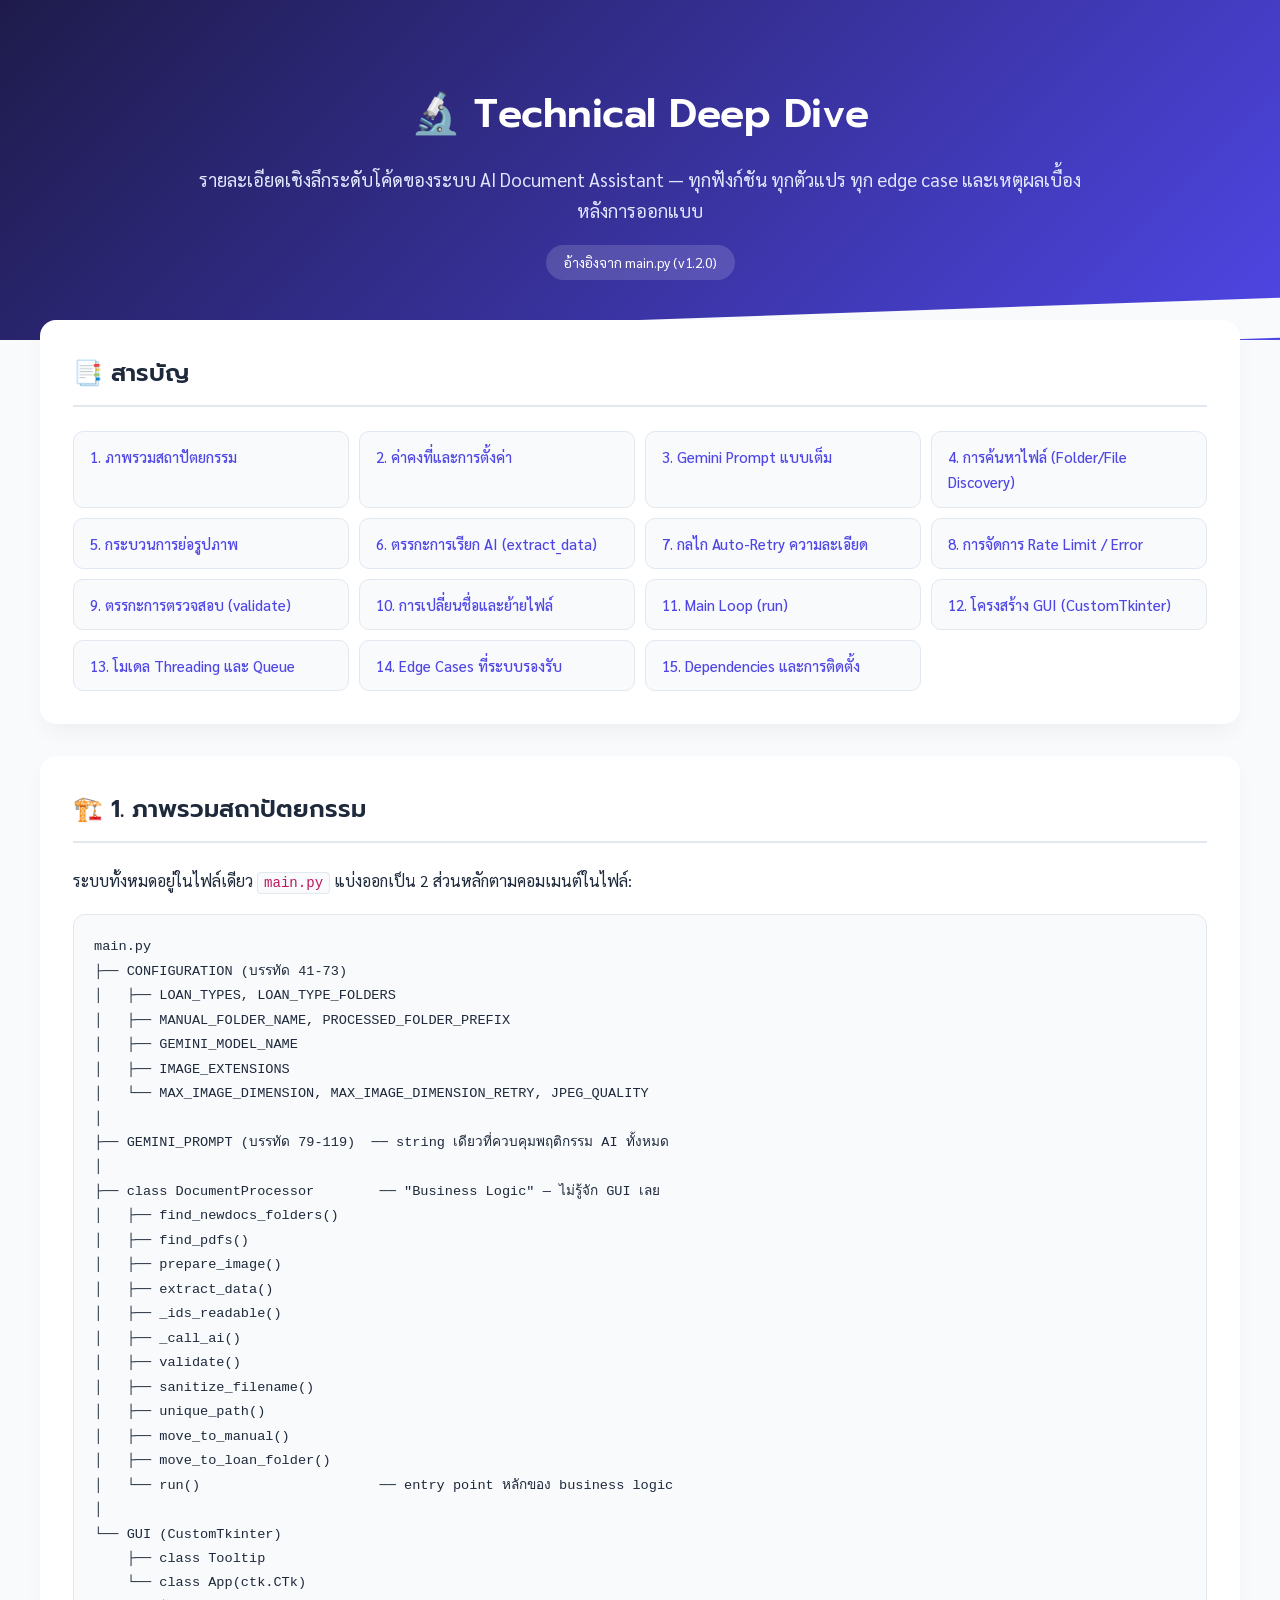
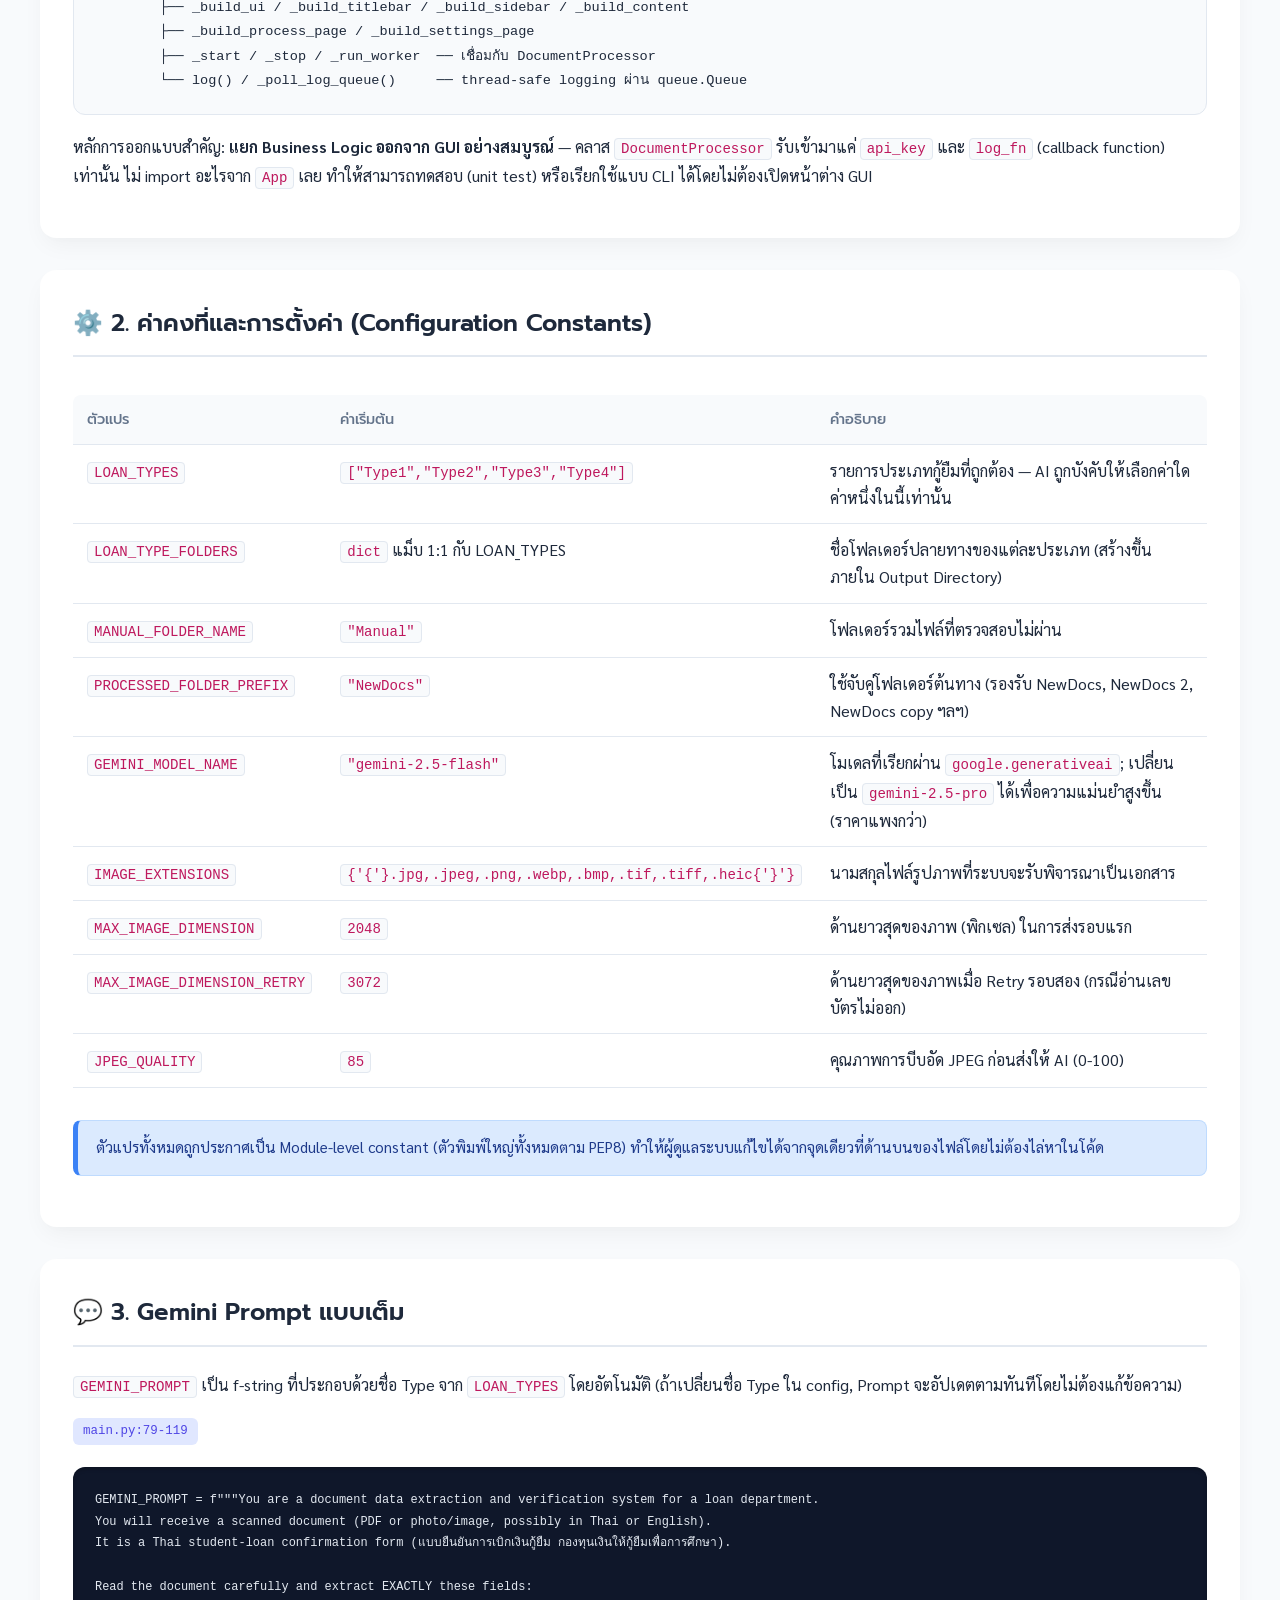
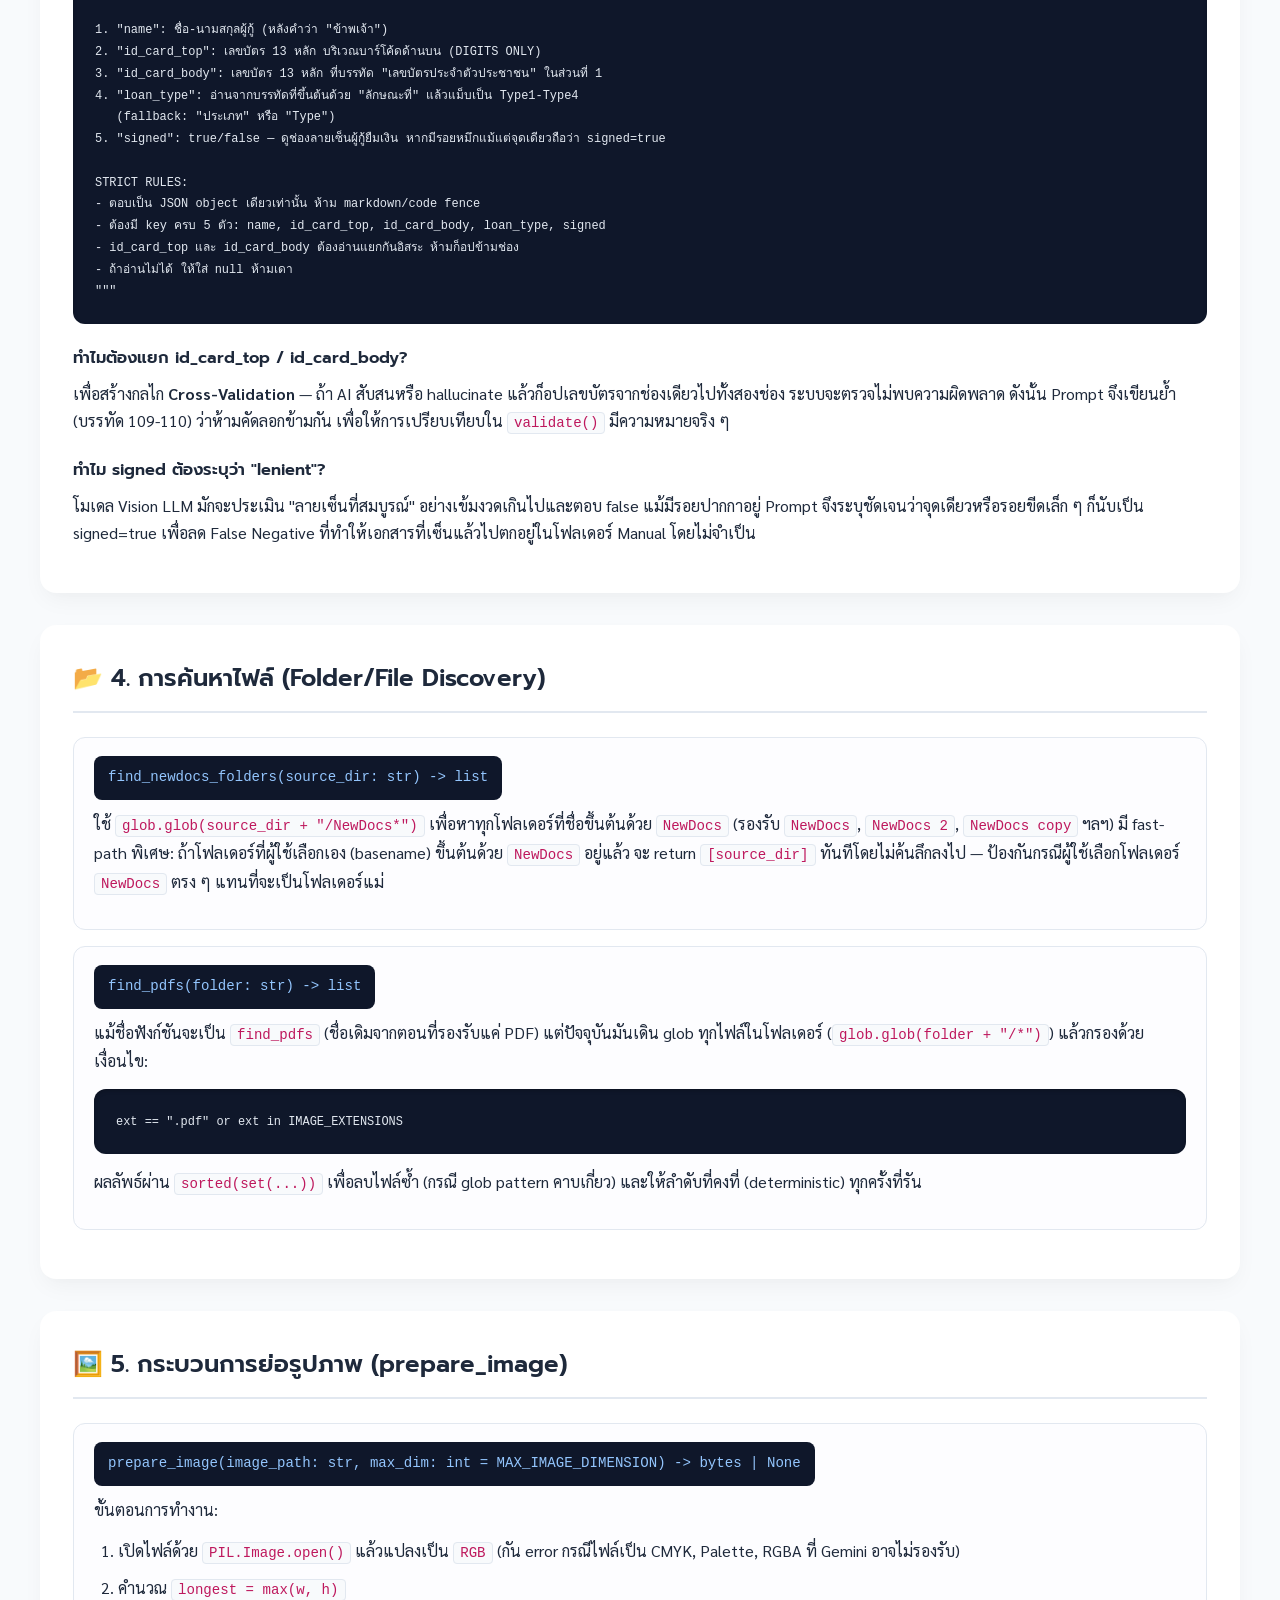
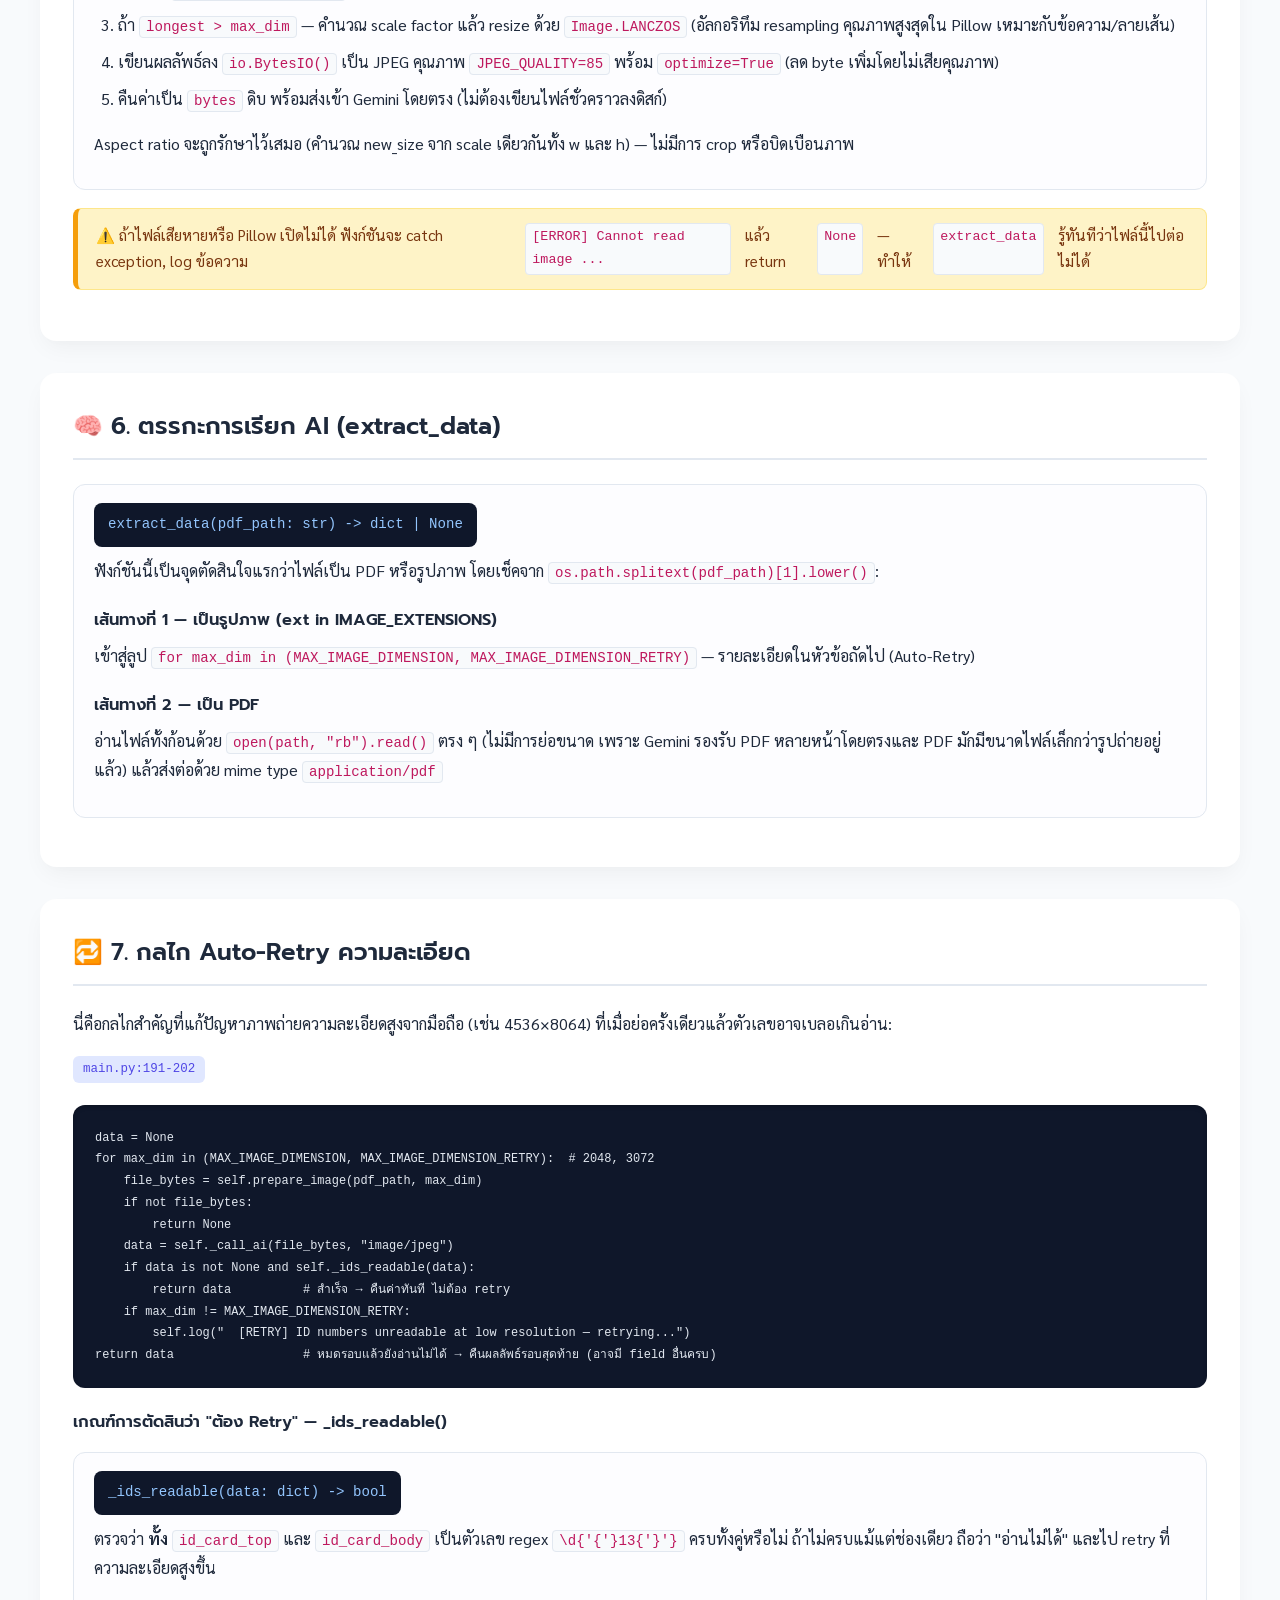
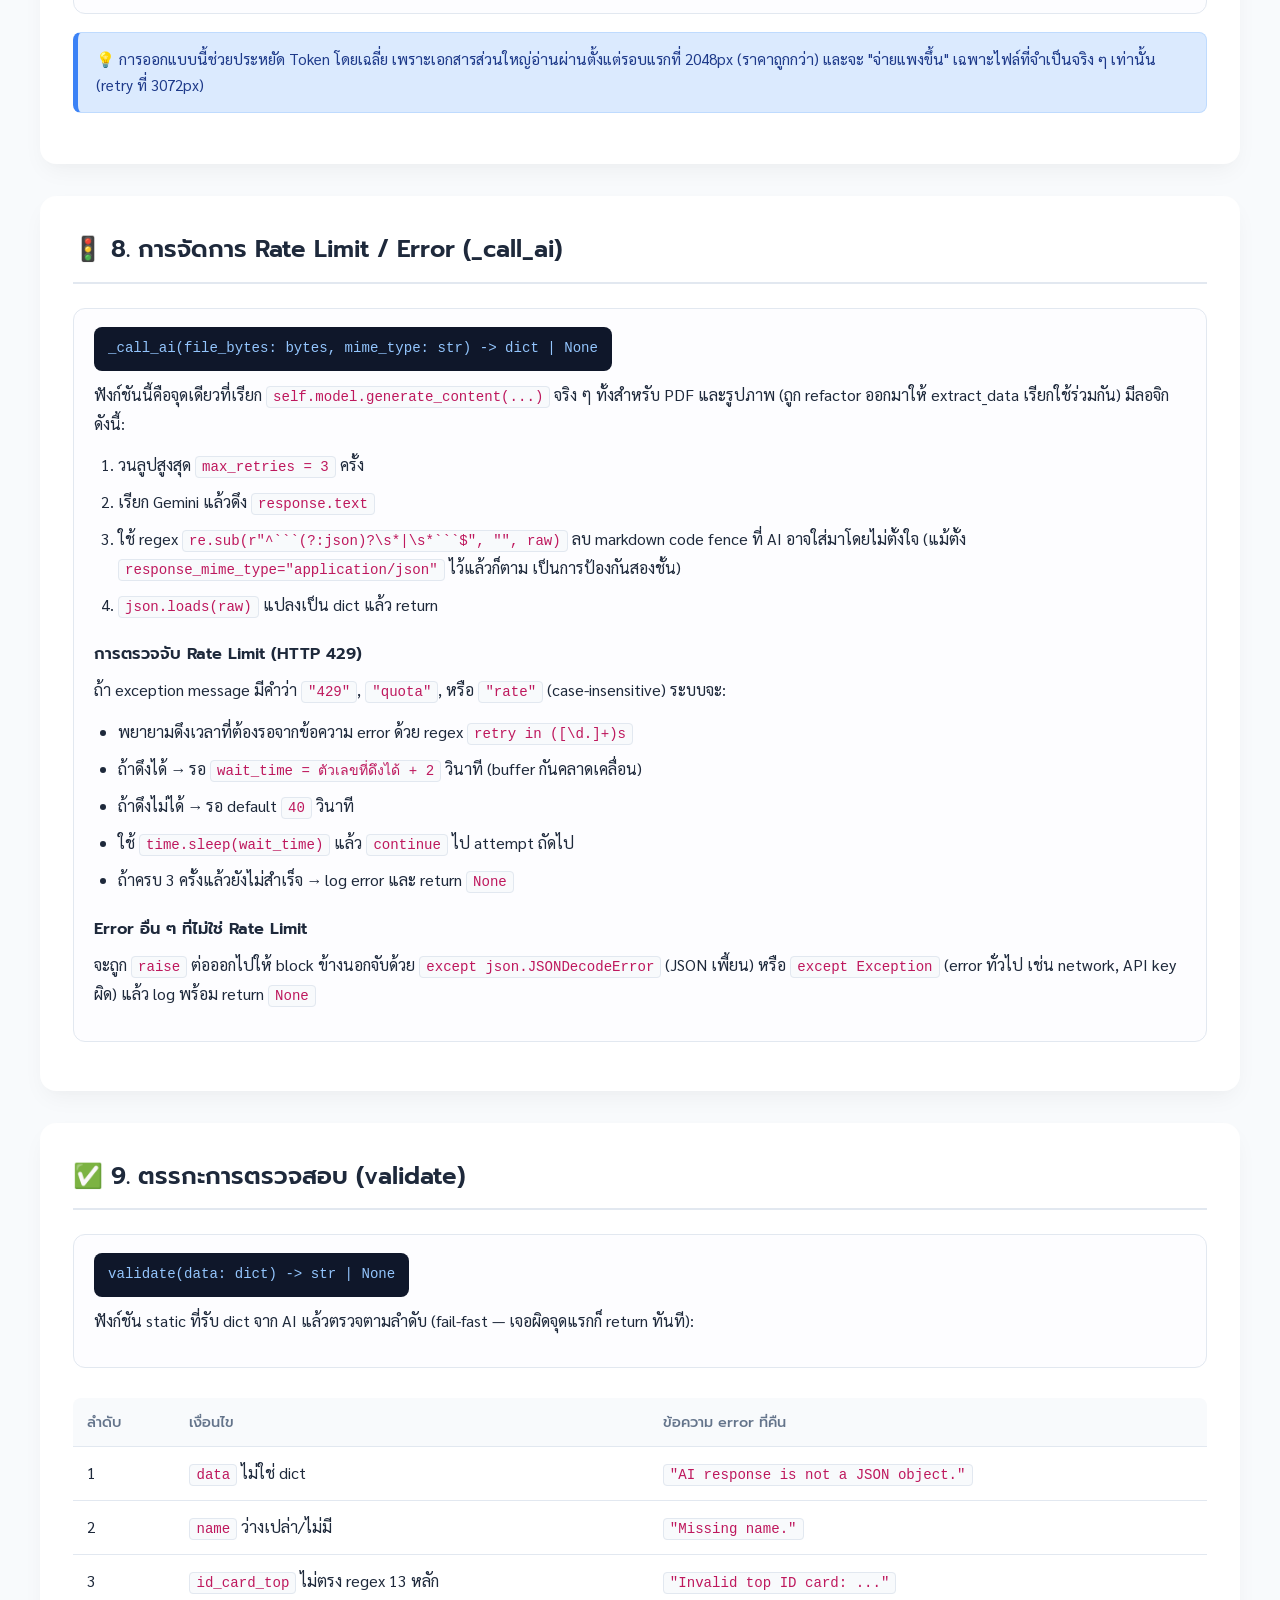
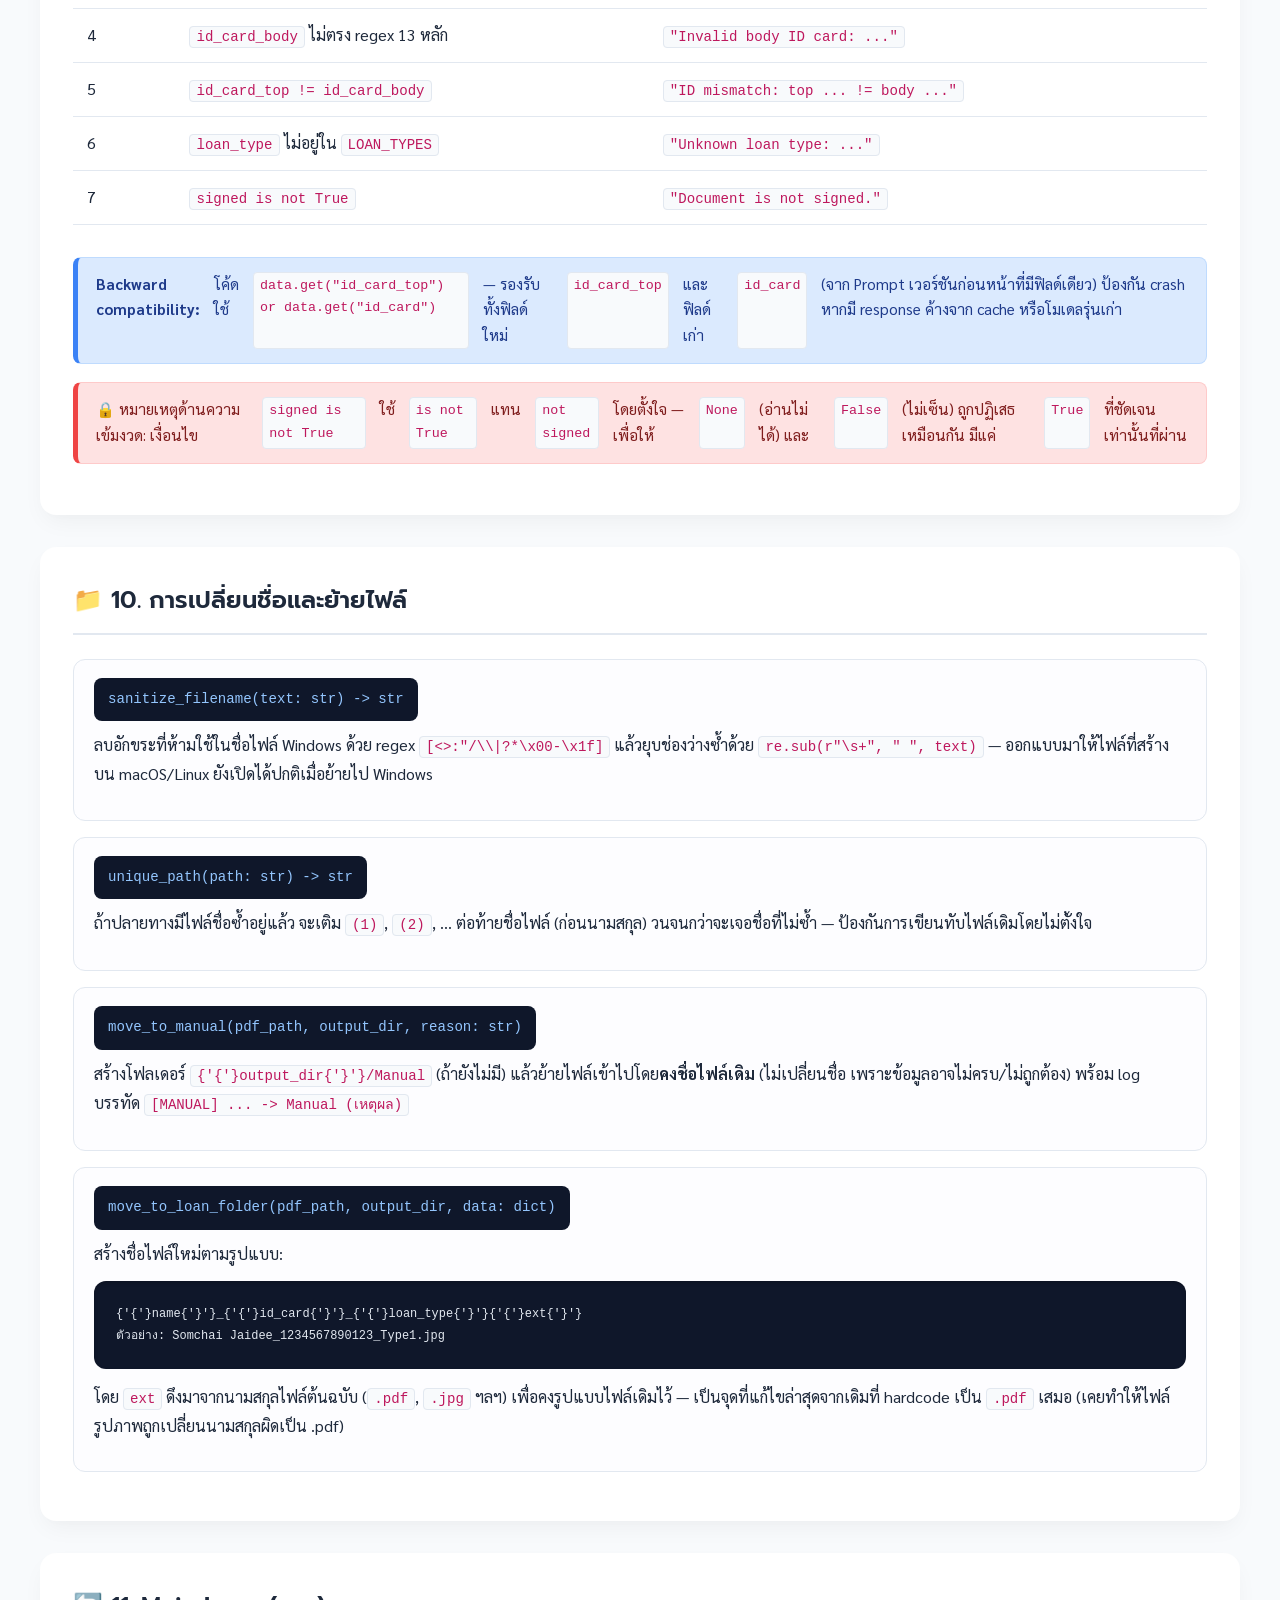
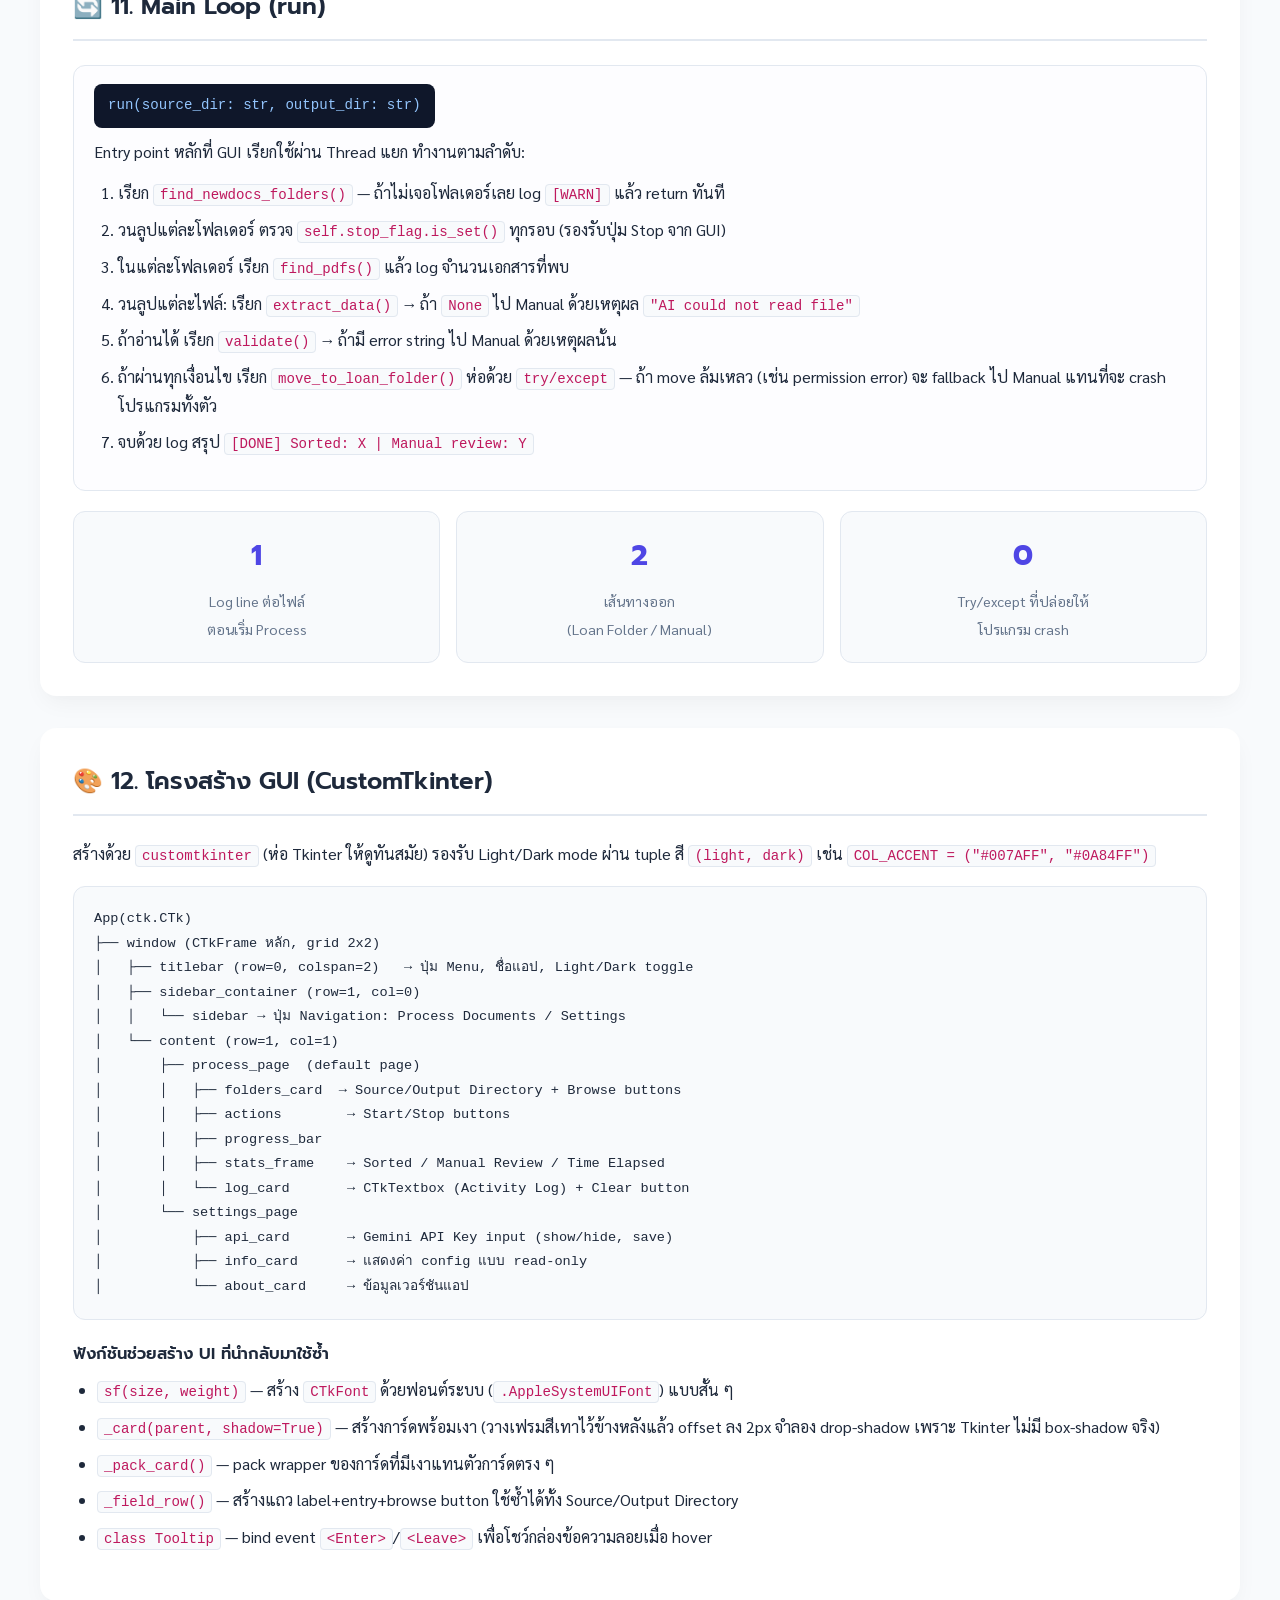
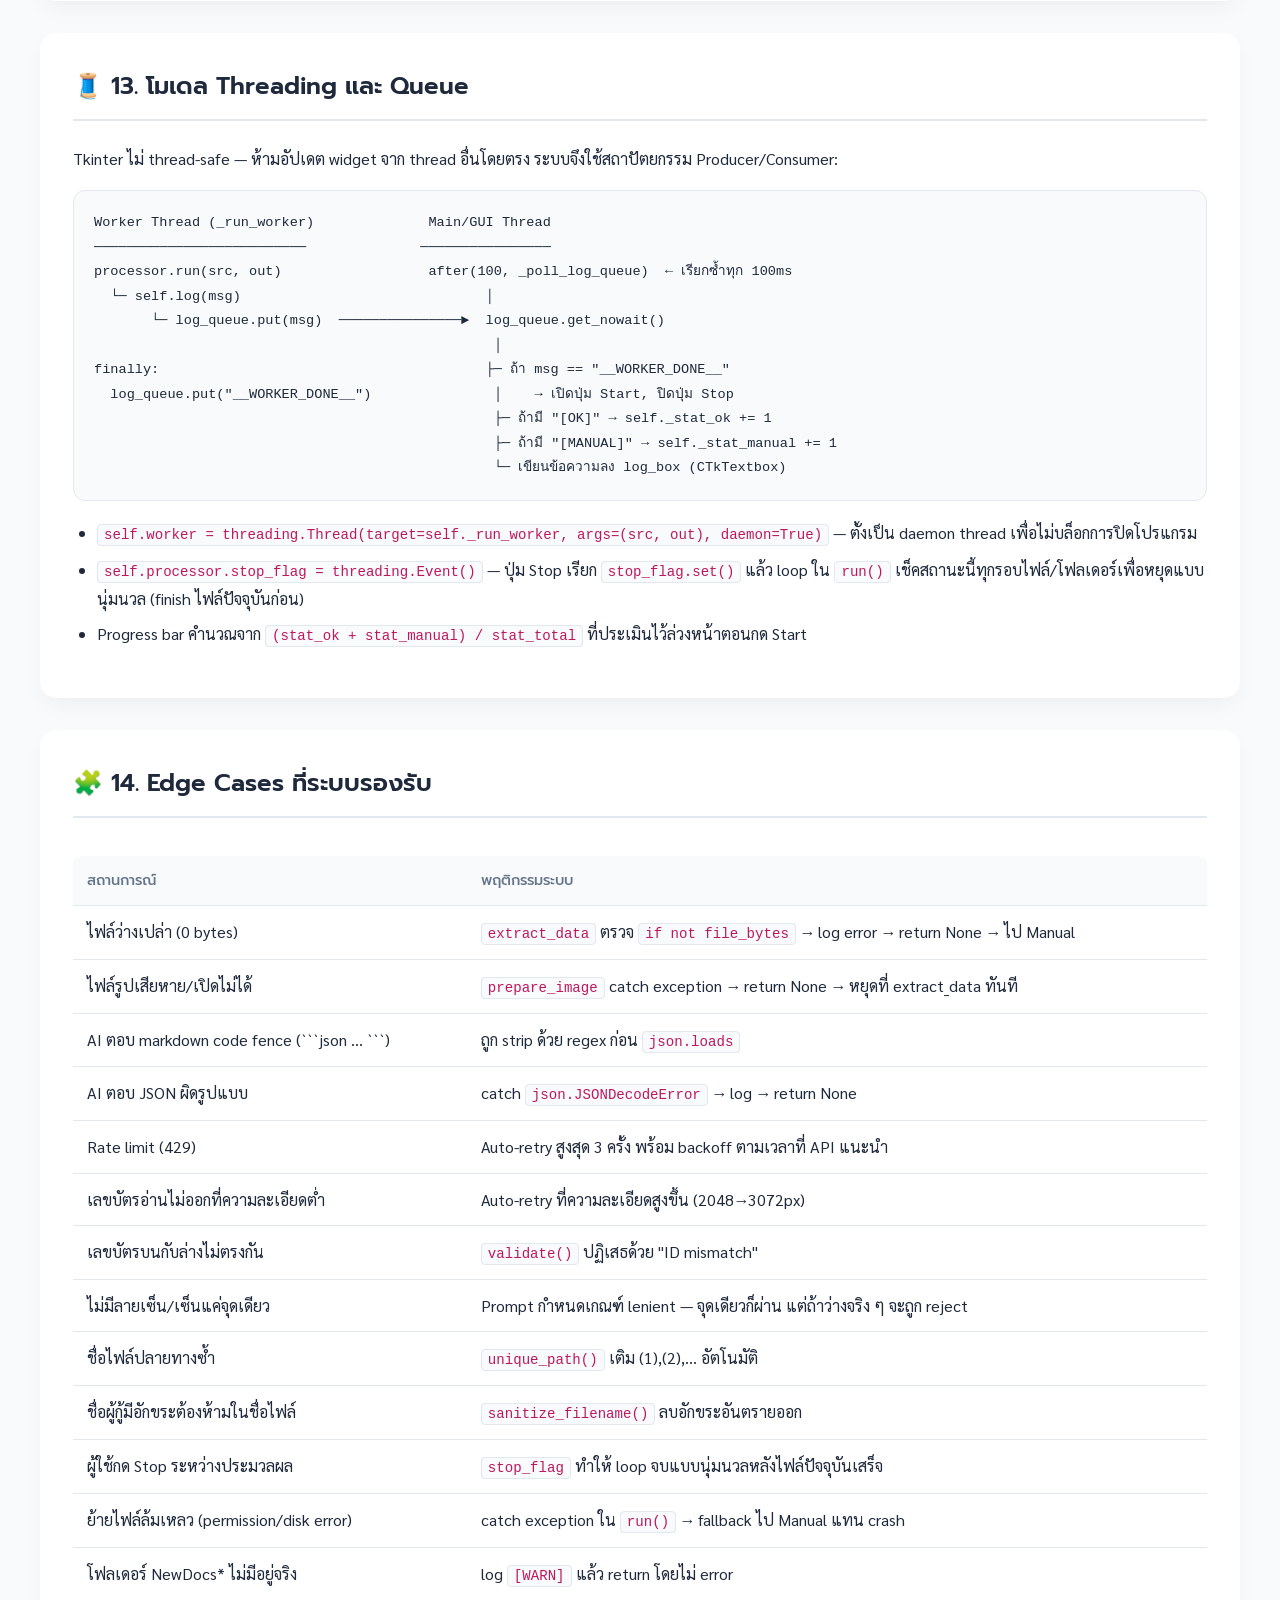
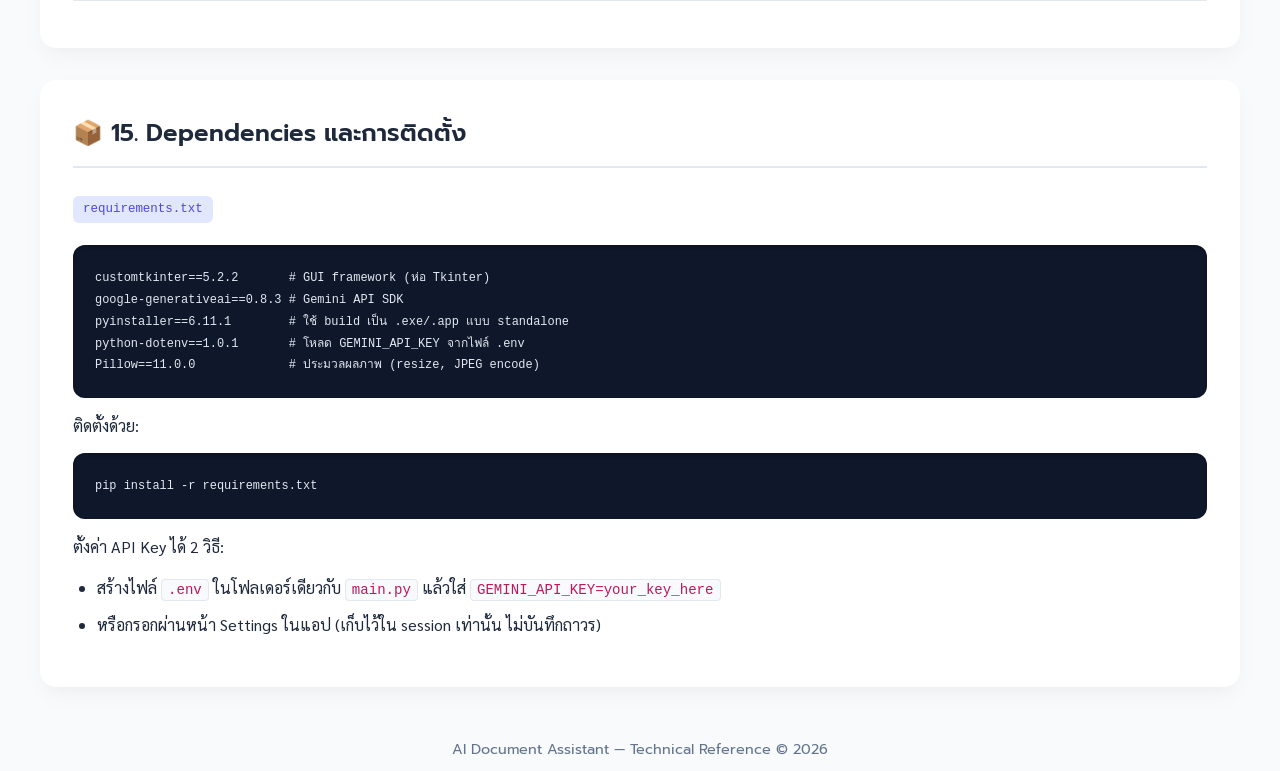
<file: detail.html>
<!DOCTYPE html>
<html lang="th">
<head>
<meta charset="UTF-8">
<meta name="viewport" content="width=device-width, initial-scale=1.0">
<title>AI Document Assistant — Technical Deep Dive</title>

<link rel="preconnect" href="https://fonts.googleapis.com">
<link rel="preconnect" href="https://fonts.gstatic.com" crossorigin>
<link href="https://fonts.googleapis.com/css2?family=Prompt:wght@400;500;600;700&family=Sarabun:wght@400;500;600&display=swap" rel="stylesheet">

<style>
  :root {
    --primary: #4f46e5;
    --primary-light: #e0e7ff;
    --bg-color: #f8fafc;
    --card-bg: #ffffff;
    --text-main: #1e293b;
    --text-muted: #64748b;
    --border-color: #e2e8f0;

    --success: #10b981;
    --success-bg: #d1fae5;
    --warning: #f59e0b;
    --warning-bg: #fef3c7;
    --danger: #ef4444;
    --danger-bg: #fee2e2;
    --info: #3b82f6;
    --info-bg: #dbeafe;
    --purple: #8b5cf6;
    --purple-bg: #ede9fe;

    --radius: 16px;
    --shadow: 0 10px 25px -5px rgba(0, 0, 0, 0.05), 0 8px 10px -6px rgba(0, 0, 0, 0.01);
  }

  * { box-sizing: border-box; margin: 0; padding: 0; }

  body {
    font-family: 'Sarabun', sans-serif;
    background-color: var(--bg-color);
    color: var(--text-main);
    line-height: 1.7;
    padding-bottom: 80px;
    -webkit-font-smoothing: antialiased;
  }

  h1, h2, h3, h4 { font-family: 'Prompt', sans-serif; color: var(--text-main); font-weight: 600; }

  header {
    background: linear-gradient(135deg, #1e1b4b 0%, #4f46e5 100%);
    color: #fff;
    padding: 80px 16px 60px;
    text-align: center;
    position: relative;
    overflow: hidden;
  }
  header::after {
    content: '';
    position: absolute;
    bottom: -20px; left: 0; right: 0; height: 40px;
    background: var(--bg-color);
    transform: skewY(-2deg);
  }
  header h1 { font-size: 2.5rem; margin-bottom: 16px; color: #fff; letter-spacing: -0.5px; }
  header p { max-width: 900px; margin: 0 auto; font-size: 1.15rem; color: #e0e7ff; }
  header .subtitle-badge {
    display: inline-block; margin-top: 18px; padding: 6px 18px;
    background: rgba(255,255,255,0.15); border-radius: 100px; font-size: 0.85rem;
  }

  .container { max-width: 1200px; width: 95%; margin: -20px auto 0; position: relative; z-index: 10; }

  .card {
    background: var(--card-bg);
    border-radius: var(--radius);
    box-shadow: var(--shadow);
    padding: 32px;
    margin-bottom: 32px;
    border: 1px solid rgba(255,255,255,0.5);
  }
  .card h2 {
    font-size: 1.5rem; margin-bottom: 24px; display: flex; align-items: center; gap: 10px;
    border-bottom: 2px solid var(--border-color); padding-bottom: 12px;
  }
  .card h3 { font-size: 1.2rem; margin: 32px 0 14px; color: var(--primary); }
  .card h4 { font-size: 1.02rem; margin: 20px 0 8px; color: var(--text-main); }
  p { margin-bottom: 14px; }
  ul, ol { padding-left: 24px; margin-bottom: 16px; }
  li { margin-bottom: 8px; }

  /* TOC */
  .toc { display: grid; grid-template-columns: repeat(auto-fit, minmax(220px, 1fr)); gap: 10px; }
  .toc a {
    display: block; background: var(--bg-color); border: 1px solid var(--border-color);
    border-radius: 10px; padding: 12px 16px; color: var(--primary); text-decoration: none;
    font-weight: 500; font-size: 0.92rem; transition: background .15s;
  }
  .toc a:hover { background: var(--primary-light); }

  code {
    font-family: 'Fira Code', 'Cascadia Code', Consolas, monospace;
    background: var(--bg-color); color: #be185d; padding: 2px 6px;
    border-radius: 4px; font-size: 0.88em; border: 1px solid var(--border-color);
  }
  pre {
    background: #0f172a; color: #e2e8f0; padding: 22px; border-radius: 12px;
    overflow-x: auto; font-size: 0.85rem; line-height: 1.6; margin: 14px 0;
    box-shadow: inset 0 2px 4px rgba(0,0,0,0.2);
  }
  pre code { background: transparent; color: inherit; padding: 0; border: none; }

  .file-tag {
    display: inline-block; font-family: 'Fira Code', monospace; font-size: 0.78rem;
    background: var(--primary-light); color: var(--primary); padding: 3px 10px;
    border-radius: 6px; margin-bottom: 8px;
  }

  .note {
    display: flex; gap: 14px; background: var(--info-bg); border: 1px solid #bfdbfe;
    border-left: 5px solid var(--info); padding: 14px 18px; border-radius: 8px;
    margin: 18px 0; color: #1e3a8a; font-size: 0.95rem;
  }
  .warn-box {
    display: flex; gap: 14px; background: var(--warning-bg); border: 1px solid #fde68a;
    border-left: 5px solid var(--warning); padding: 14px 18px; border-radius: 8px;
    margin: 18px 0; color: #78350f; font-size: 0.95rem;
  }
  .danger-box {
    display: flex; gap: 14px; background: var(--danger-bg); border: 1px solid #fecaca;
    border-left: 5px solid var(--danger); padding: 14px 18px; border-radius: 8px;
    margin: 18px 0; color: #7f1d1d; font-size: 0.95rem;
  }

  .table-responsive { overflow-x: auto; }
  table { width: 100%; border-collapse: separate; border-spacing: 0; margin: 14px 0; }
  th, td { padding: 12px 14px; text-align: left; border-bottom: 1px solid var(--border-color); vertical-align: top; }
  th { background: var(--bg-color); color: var(--text-muted); font-family: 'Prompt', sans-serif; font-weight: 500; font-size: 0.9rem; }
  th:first-child { border-top-left-radius: 8px; }
  th:last-child { border-top-right-radius: 8px; }
  td code { white-space: nowrap; }

  .badge {
    display: inline-flex; align-items: center; padding: 4px 12px; border-radius: 20px;
    font-size: 0.82rem; font-weight: 600; font-family: 'Prompt', sans-serif;
  }
  .badge.red { background: var(--danger-bg); color: var(--danger); }
  .badge.orange { background: var(--warning-bg); color: var(--warning); }
  .badge.blue { background: var(--info-bg); color: var(--info); }
  .badge.green { background: var(--success-bg); color: var(--success); }
  .badge.purple { background: var(--purple-bg); color: var(--purple); }

  .flow-diagram {
    background: var(--bg-color); border-radius: 12px; padding: 20px; margin: 18px 0;
    font-family: 'Fira Code', monospace; font-size: 0.85rem; overflow-x: auto; white-space: pre;
    border: 1px solid var(--border-color); line-height: 1.8;
  }

  .fn-card {
    border: 1px solid var(--border-color); border-radius: 12px; padding: 18px 20px;
    margin: 16px 0; background: #fdfdff;
  }
  .fn-sig {
    font-family: 'Fira Code', monospace; font-size: 0.88rem; background: #0f172a;
    color: #93c5fd; padding: 10px 14px; border-radius: 8px; display: inline-block; margin-bottom: 10px;
  }

  .grid-stats { display: grid; grid-template-columns: repeat(auto-fit, minmax(180px, 1fr)); gap: 16px; margin-top: 20px; }
  .stat-box { background: var(--bg-color); border: 1px solid var(--border-color); border-radius: 12px; padding: 20px 14px; text-align: center; }
  .stat-box strong { display: block; font-size: 1.8rem; color: var(--primary); font-family: 'Prompt', sans-serif; margin-bottom: 6px; }
  .stat-box span { font-size: 0.88rem; color: var(--text-muted); }

  footer { text-align: center; color: var(--text-muted); font-size: 0.9rem; margin-top: 50px; font-family: 'Prompt', sans-serif; }

  @media (max-width: 768px) {
    .container { width: 100%; padding: 0 16px; }
    .card { padding: 20px; }
    header { padding: 60px 16px 40px; }
    header h1 { font-size: 1.8rem; }
  }
</style>
</head>
<body>

<header>
  <h1>🔬 Technical Deep Dive</h1>
  <p>รายละเอียดเชิงลึกระดับโค้ดของระบบ AI Document Assistant — ทุกฟังก์ชัน ทุกตัวแปร ทุก edge case และเหตุผลเบื้องหลังการออกแบบ</p>
  <span class="subtitle-badge">อ้างอิงจาก main.py (v1.2.0)</span>
</header>

<div class="container">

  <!-- TOC -->
  <div class="card">
    <h2>📑 สารบัญ</h2>
    <div class="toc">
      <a href="#overview">1. ภาพรวมสถาปัตยกรรม</a>
      <a href="#config">2. ค่าคงที่และการตั้งค่า</a>
      <a href="#prompt">3. Gemini Prompt แบบเต็ม</a>
      <a href="#discovery">4. การค้นหาไฟล์ (Folder/File Discovery)</a>
      <a href="#image">5. กระบวนการย่อรูปภาพ</a>
      <a href="#extract">6. ตรรกะการเรียก AI (extract_data)</a>
      <a href="#retry">7. กลไก Auto-Retry ความละเอียด</a>
      <a href="#ratelimit">8. การจัดการ Rate Limit / Error</a>
      <a href="#validate">9. ตรรกะการตรวจสอบ (validate)</a>
      <a href="#filemove">10. การเปลี่ยนชื่อและย้ายไฟล์</a>
      <a href="#mainloop">11. Main Loop (run)</a>
      <a href="#gui">12. โครงสร้าง GUI (CustomTkinter)</a>
      <a href="#threading">13. โมเดล Threading และ Queue</a>
      <a href="#edgecases">14. Edge Cases ที่ระบบรองรับ</a>
      <a href="#deps">15. Dependencies และการติดตั้ง</a>
    </div>
  </div>

  <!-- 1. Overview -->
  <div class="card" id="overview">
    <h2>🏗️ 1. ภาพรวมสถาปัตยกรรม</h2>
    <p>ระบบทั้งหมดอยู่ในไฟล์เดียว <code>main.py</code> แบ่งออกเป็น 2 ส่วนหลักตามคอมเมนต์ในไฟล์:</p>
    <div class="flow-diagram">main.py
├── CONFIGURATION (บรรทัด 41-73)
│   ├── LOAN_TYPES, LOAN_TYPE_FOLDERS
│   ├── MANUAL_FOLDER_NAME, PROCESSED_FOLDER_PREFIX
│   ├── GEMINI_MODEL_NAME
│   ├── IMAGE_EXTENSIONS
│   └── MAX_IMAGE_DIMENSION, MAX_IMAGE_DIMENSION_RETRY, JPEG_QUALITY
│
├── GEMINI_PROMPT (บรรทัด 79-119)  ── string เดียวที่ควบคุมพฤติกรรม AI ทั้งหมด
│
├── class DocumentProcessor        ── "Business Logic" — ไม่รู้จัก GUI เลย
│   ├── find_newdocs_folders()
│   ├── find_pdfs()
│   ├── prepare_image()
│   ├── extract_data()
│   ├── _ids_readable()
│   ├── _call_ai()
│   ├── validate()
│   ├── sanitize_filename()
│   ├── unique_path()
│   ├── move_to_manual()
│   ├── move_to_loan_folder()
│   └── run()                      ── entry point หลักของ business logic
│
└── GUI (CustomTkinter)
    ├── class Tooltip
    └── class App(ctk.CTk)
        ├── _build_ui / _build_titlebar / _build_sidebar / _build_content
        ├── _build_process_page / _build_settings_page
        ├── _start / _stop / _run_worker  ── เชื่อมกับ DocumentProcessor
        └── log() / _poll_log_queue()     ── thread-safe logging ผ่าน queue.Queue</div>
    <p>หลักการออกแบบสำคัญ: <strong>แยก Business Logic ออกจาก GUI อย่างสมบูรณ์</strong> — คลาส <code>DocumentProcessor</code> รับเข้ามาแค่ <code>api_key</code> และ <code>log_fn</code> (callback function) เท่านั้น ไม่ import อะไรจาก <code>App</code> เลย ทำให้สามารถทดสอบ (unit test) หรือเรียกใช้แบบ CLI ได้โดยไม่ต้องเปิดหน้าต่าง GUI</p>
  </div>

  <!-- 2. Config -->
  <div class="card" id="config">
    <h2>⚙️ 2. ค่าคงที่และการตั้งค่า (Configuration Constants)</h2>
    <div class="table-responsive">
      <table>
        <thead><tr><th>ตัวแปร</th><th>ค่าเริ่มต้น</th><th>คำอธิบาย</th></tr></thead>
        <tbody>
          <tr><td><code>LOAN_TYPES</code></td><td><code>["Type1","Type2","Type3","Type4"]</code></td><td>รายการประเภทกู้ยืมที่ถูกต้อง — AI ถูกบังคับให้เลือกค่าใดค่าหนึ่งในนี้เท่านั้น</td></tr>
          <tr><td><code>LOAN_TYPE_FOLDERS</code></td><td><code>dict</code> แม็บ 1:1 กับ LOAN_TYPES</td><td>ชื่อโฟลเดอร์ปลายทางของแต่ละประเภท (สร้างขึ้นภายใน Output Directory)</td></tr>
          <tr><td><code>MANUAL_FOLDER_NAME</code></td><td><code>"Manual"</code></td><td>โฟลเดอร์รวมไฟล์ที่ตรวจสอบไม่ผ่าน</td></tr>
          <tr><td><code>PROCESSED_FOLDER_PREFIX</code></td><td><code>"NewDocs"</code></td><td>ใช้จับคู่โฟลเดอร์ต้นทาง (รองรับ NewDocs, NewDocs 2, NewDocs copy ฯลฯ)</td></tr>
          <tr><td><code>GEMINI_MODEL_NAME</code></td><td><code>"gemini-2.5-flash"</code></td><td>โมเดลที่เรียกผ่าน <code>google.generativeai</code>; เปลี่ยนเป็น <code>gemini-2.5-pro</code> ได้เพื่อความแม่นยำสูงขึ้น (ราคาแพงกว่า)</td></tr>
          <tr><td><code>IMAGE_EXTENSIONS</code></td><td><code>{'{'}.jpg,.jpeg,.png,.webp,.bmp,.tif,.tiff,.heic{'}'}</code></td><td>นามสกุลไฟล์รูปภาพที่ระบบจะรับพิจารณาเป็นเอกสาร</td></tr>
          <tr><td><code>MAX_IMAGE_DIMENSION</code></td><td><code>2048</code></td><td>ด้านยาวสุดของภาพ (พิกเซล) ในการส่งรอบแรก</td></tr>
          <tr><td><code>MAX_IMAGE_DIMENSION_RETRY</code></td><td><code>3072</code></td><td>ด้านยาวสุดของภาพเมื่อ Retry รอบสอง (กรณีอ่านเลขบัตรไม่ออก)</td></tr>
          <tr><td><code>JPEG_QUALITY</code></td><td><code>85</code></td><td>คุณภาพการบีบอัด JPEG ก่อนส่งให้ AI (0-100)</td></tr>
        </tbody>
      </table>
    </div>
    <div class="note">
      ตัวแปรทั้งหมดถูกประกาศเป็น Module-level constant (ตัวพิมพ์ใหญ่ทั้งหมดตาม PEP8) ทำให้ผู้ดูแลระบบแก้ไขได้จากจุดเดียวที่ด้านบนของไฟล์โดยไม่ต้องไล่หาในโค้ด
    </div>
  </div>

  <!-- 3. Prompt -->
  <div class="card" id="prompt">
    <h2>💬 3. Gemini Prompt แบบเต็ม</h2>
    <p><code>GEMINI_PROMPT</code> เป็น f-string ที่ประกอบด้วยชื่อ Type จาก <code>LOAN_TYPES</code> โดยอัตโนมัติ (ถ้าเปลี่ยนชื่อ Type ใน config, Prompt จะอัปเดตตามทันทีโดยไม่ต้องแก้ข้อความ)</p>
    <div class="file-tag">main.py:79-119</div>
    <pre><code>GEMINI_PROMPT = f"""You are a document data extraction and verification system for a loan department.
You will receive a scanned document (PDF or photo/image, possibly in Thai or English).
It is a Thai student-loan confirmation form (แบบยืนยันการเบิกเงินกู้ยืม กองทุนเงินให้กู้ยืมเพื่อการศึกษา).

Read the document carefully and extract EXACTLY these fields:

1. "name": ชื่อ-นามสกุลผู้กู้ (หลังคำว่า "ข้าพเจ้า")
2. "id_card_top": เลขบัตร 13 หลัก บริเวณบาร์โค้ดด้านบน (DIGITS ONLY)
3. "id_card_body": เลขบัตร 13 หลัก ที่บรรทัด "เลขบัตรประจำตัวประชาชน" ในส่วนที่ 1
4. "loan_type": อ่านจากบรรทัดที่ขึ้นต้นด้วย "ลักษณะที่" แล้วแม็บเป็น Type1-Type4
   (fallback: "ประเภท" หรือ "Type")
5. "signed": true/false — ดูช่องลายเซ็นผู้กู้ยืมเงิน หากมีรอยหมึกแม้แต่จุดเดียวถือว่า signed=true

STRICT RULES:
- ตอบเป็น JSON object เดียวเท่านั้น ห้าม markdown/code fence
- ต้องมี key ครบ 5 ตัว: name, id_card_top, id_card_body, loan_type, signed
- id_card_top และ id_card_body ต้องอ่านแยกกันอิสระ ห้ามก็อปข้ามช่อง
- ถ้าอ่านไม่ได้ ให้ใส่ null ห้ามเดา
"""</code></pre>
    <h4>ทำไมต้องแยก id_card_top / id_card_body?</h4>
    <p>เพื่อสร้างกลไก <strong>Cross-Validation</strong> — ถ้า AI สับสนหรือ hallucinate แล้วก็อปเลขบัตรจากช่องเดียวไปทั้งสองช่อง ระบบจะตรวจไม่พบความผิดพลาด ดังนั้น Prompt จึงเขียนย้ำ (บรรทัด 109-110) ว่าห้ามคัดลอกข้ามกัน เพื่อให้การเปรียบเทียบใน <code>validate()</code> มีความหมายจริง ๆ</p>
    <h4>ทำไม signed ต้องระบุว่า "lenient"?</h4>
    <p>โมเดล Vision LLM มักจะประเมิน "ลายเซ็นที่สมบูรณ์" อย่างเข้มงวดเกินไปและตอบ false แม้มีรอยปากกาอยู่ Prompt จึงระบุชัดเจนว่าจุดเดียวหรือรอยขีดเล็ก ๆ ก็นับเป็น signed=true เพื่อลด False Negative ที่ทำให้เอกสารที่เซ็นแล้วไปตกอยู่ในโฟลเดอร์ Manual โดยไม่จำเป็น</p>
  </div>

  <!-- 4. Discovery -->
  <div class="card" id="discovery">
    <h2>📂 4. การค้นหาไฟล์ (Folder/File Discovery)</h2>

    <div class="fn-card">
      <span class="fn-sig">find_newdocs_folders(source_dir: str) -&gt; list</span>
      <p>ใช้ <code>glob.glob(source_dir + "/NewDocs*")</code> เพื่อหาทุกโฟลเดอร์ที่ชื่อขึ้นต้นด้วย <code>NewDocs</code> (รองรับ <code>NewDocs</code>, <code>NewDocs 2</code>, <code>NewDocs copy</code> ฯลฯ) มี fast-path พิเศษ: ถ้าโฟลเดอร์ที่ผู้ใช้เลือกเอง (basename) ขึ้นต้นด้วย <code>NewDocs</code> อยู่แล้ว จะ return <code>[source_dir]</code> ทันทีโดยไม่ค้นลึกลงไป — ป้องกันกรณีผู้ใช้เลือกโฟลเดอร์ <code>NewDocs</code> ตรง ๆ แทนที่จะเป็นโฟลเดอร์แม่</p>
    </div>

    <div class="fn-card">
      <span class="fn-sig">find_pdfs(folder: str) -&gt; list</span>
      <p>แม้ชื่อฟังก์ชันจะเป็น <code>find_pdfs</code> (ชื่อเดิมจากตอนที่รองรับแค่ PDF) แต่ปัจจุบันมันเดิน glob ทุกไฟล์ในโฟลเดอร์ (<code>glob.glob(folder + "/*")</code>) แล้วกรองด้วยเงื่อนไข:</p>
      <pre><code>ext == ".pdf" or ext in IMAGE_EXTENSIONS</code></pre>
      <p>ผลลัพธ์ผ่าน <code>sorted(set(...))</code> เพื่อลบไฟล์ซ้ำ (กรณี glob pattern คาบเกี่ยว) และให้ลำดับที่คงที่ (deterministic) ทุกครั้งที่รัน</p>
    </div>
  </div>

  <!-- 5. Image -->
  <div class="card" id="image">
    <h2>🖼️ 5. กระบวนการย่อรูปภาพ (prepare_image)</h2>
    <div class="fn-card">
      <span class="fn-sig">prepare_image(image_path: str, max_dim: int = MAX_IMAGE_DIMENSION) -&gt; bytes | None</span>
      <p>ขั้นตอนการทำงาน:</p>
      <ol>
        <li>เปิดไฟล์ด้วย <code>PIL.Image.open()</code> แล้วแปลงเป็น <code>RGB</code> (กัน error กรณีไฟล์เป็น CMYK, Palette, RGBA ที่ Gemini อาจไม่รองรับ)</li>
        <li>คำนวณ <code>longest = max(w, h)</code></li>
        <li>ถ้า <code>longest &gt; max_dim</code> — คำนวณ scale factor แล้ว resize ด้วย <code>Image.LANCZOS</code> (อัลกอริทึม resampling คุณภาพสูงสุดใน Pillow เหมาะกับข้อความ/ลายเส้น)</li>
        <li>เขียนผลลัพธ์ลง <code>io.BytesIO()</code> เป็น JPEG คุณภาพ <code>JPEG_QUALITY=85</code> พร้อม <code>optimize=True</code> (ลด byte เพิ่มโดยไม่เสียคุณภาพ)</li>
        <li>คืนค่าเป็น <code>bytes</code> ดิบ พร้อมส่งเข้า Gemini โดยตรง (ไม่ต้องเขียนไฟล์ชั่วคราวลงดิสก์)</li>
      </ol>
      <p>Aspect ratio จะถูกรักษาไว้เสมอ (คำนวณ new_size จาก scale เดียวกันทั้ง w และ h) — ไม่มีการ crop หรือบิดเบือนภาพ</p>
    </div>
    <div class="warn-box">⚠️ ถ้าไฟล์เสียหายหรือ Pillow เปิดไม่ได้ ฟังก์ชันจะ catch exception, log ข้อความ <code>[ERROR] Cannot read image ...</code> แล้ว return <code>None</code> — ทำให้ <code>extract_data</code> รู้ทันทีว่าไฟล์นี้ไปต่อไม่ได้</div>
  </div>

  <!-- 6. Extract -->
  <div class="card" id="extract">
    <h2>🧠 6. ตรรกะการเรียก AI (extract_data)</h2>
    <div class="fn-card">
      <span class="fn-sig">extract_data(pdf_path: str) -&gt; dict | None</span>
      <p>ฟังก์ชันนี้เป็นจุดตัดสินใจแรกว่าไฟล์เป็น PDF หรือรูปภาพ โดยเช็คจาก <code>os.path.splitext(pdf_path)[1].lower()</code>:</p>
      <h4>เส้นทางที่ 1 — เป็นรูปภาพ (ext in IMAGE_EXTENSIONS)</h4>
      <p>เข้าสู่ลูป <code>for max_dim in (MAX_IMAGE_DIMENSION, MAX_IMAGE_DIMENSION_RETRY)</code> — รายละเอียดในหัวข้อถัดไป (Auto-Retry)</p>
      <h4>เส้นทางที่ 2 — เป็น PDF</h4>
      <p>อ่านไฟล์ทั้งก้อนด้วย <code>open(path, "rb").read()</code> ตรง ๆ (ไม่มีการย่อขนาด เพราะ Gemini รองรับ PDF หลายหน้าโดยตรงและ PDF มักมีขนาดไฟล์เล็กกว่ารูปถ่ายอยู่แล้ว) แล้วส่งต่อด้วย mime type <code>application/pdf</code></p>
    </div>
  </div>

  <!-- 7. Retry -->
  <div class="card" id="retry">
    <h2>🔁 7. กลไก Auto-Retry ความละเอียด</h2>
    <p>นี่คือกลไกสำคัญที่แก้ปัญหาภาพถ่ายความละเอียดสูงจากมือถือ (เช่น 4536×8064) ที่เมื่อย่อครั้งเดียวแล้วตัวเลขอาจเบลอเกินอ่าน:</p>
    <div class="file-tag">main.py:191-202</div>
    <pre><code>data = None
for max_dim in (MAX_IMAGE_DIMENSION, MAX_IMAGE_DIMENSION_RETRY):  # 2048, 3072
    file_bytes = self.prepare_image(pdf_path, max_dim)
    if not file_bytes:
        return None
    data = self._call_ai(file_bytes, "image/jpeg")
    if data is not None and self._ids_readable(data):
        return data          # สำเร็จ → คืนค่าทันที ไม่ต้อง retry
    if max_dim != MAX_IMAGE_DIMENSION_RETRY:
        self.log("  [RETRY] ID numbers unreadable at low resolution — retrying...")
return data                  # หมดรอบแล้วยังอ่านไม่ได้ → คืนผลลัพธ์รอบสุดท้าย (อาจมี field อื่นครบ)</code></pre>
    <h4>เกณฑ์การตัดสินว่า "ต้อง Retry" — _ids_readable()</h4>
    <div class="fn-card">
      <span class="fn-sig">_ids_readable(data: dict) -&gt; bool</span>
      <p>ตรวจว่า <strong>ทั้ง</strong> <code>id_card_top</code> และ <code>id_card_body</code> เป็นตัวเลข regex <code>\d{'{'}13{'}'}</code> ครบทั้งคู่หรือไม่ ถ้าไม่ครบแม้แต่ช่องเดียว ถือว่า "อ่านไม่ได้" และไป retry ที่ความละเอียดสูงขึ้น</p>
    </div>
    <div class="note">
      💡 การออกแบบนี้ช่วยประหยัด Token โดยเฉลี่ย เพราะเอกสารส่วนใหญ่อ่านผ่านตั้งแต่รอบแรกที่ 2048px (ราคาถูกกว่า) และจะ "จ่ายแพงขึ้น" เฉพาะไฟล์ที่จำเป็นจริง ๆ เท่านั้น (retry ที่ 3072px)
    </div>
  </div>

  <!-- 8. Rate limit -->
  <div class="card" id="ratelimit">
    <h2>🚦 8. การจัดการ Rate Limit / Error (_call_ai)</h2>
    <div class="fn-card">
      <span class="fn-sig">_call_ai(file_bytes: bytes, mime_type: str) -&gt; dict | None</span>
      <p>ฟังก์ชันนี้คือจุดเดียวที่เรียก <code>self.model.generate_content(...)</code> จริง ๆ ทั้งสำหรับ PDF และรูปภาพ (ถูก refactor ออกมาให้ extract_data เรียกใช้ร่วมกัน) มีลอจิกดังนี้:</p>
      <ol>
        <li>วนลูปสูงสุด <code>max_retries = 3</code> ครั้ง</li>
        <li>เรียก Gemini แล้วดึง <code>response.text</code></li>
        <li>ใช้ regex <code>re.sub(r"^```(?:json)?\s*|\s*```$", "", raw)</code> ลบ markdown code fence ที่ AI อาจใส่มาโดยไม่ตั้งใจ (แม้ตั้ง <code>response_mime_type="application/json"</code> ไว้แล้วก็ตาม เป็นการป้องกันสองชั้น)</li>
        <li><code>json.loads(raw)</code> แปลงเป็น dict แล้ว return</li>
      </ol>
      <h4>การตรวจจับ Rate Limit (HTTP 429)</h4>
      <p>ถ้า exception message มีคำว่า <code>"429"</code>, <code>"quota"</code>, หรือ <code>"rate"</code> (case-insensitive) ระบบจะ:</p>
      <ul>
        <li>พยายามดึงเวลาที่ต้องรอจากข้อความ error ด้วย regex <code>retry in ([\d.]+)s</code></li>
        <li>ถ้าดึงได้ → รอ <code>wait_time = ตัวเลขที่ดึงได้ + 2</code> วินาที (buffer กันคลาดเคลื่อน)</li>
        <li>ถ้าดึงไม่ได้ → รอ default <code>40</code> วินาที</li>
        <li>ใช้ <code>time.sleep(wait_time)</code> แล้ว <code>continue</code> ไป attempt ถัดไป</li>
        <li>ถ้าครบ 3 ครั้งแล้วยังไม่สำเร็จ → log error และ return <code>None</code></li>
      </ul>
      <h4>Error อื่น ๆ ที่ไม่ใช่ Rate Limit</h4>
      <p>จะถูก <code>raise</code> ต่อออกไปให้ block ข้างนอกจับด้วย <code>except json.JSONDecodeError</code> (JSON เพี้ยน) หรือ <code>except Exception</code> (error ทั่วไป เช่น network, API key ผิด) แล้ว log พร้อม return <code>None</code></p>
    </div>
  </div>

  <!-- 9. Validate -->
  <div class="card" id="validate">
    <h2>✅ 9. ตรรกะการตรวจสอบ (validate)</h2>
    <div class="fn-card">
      <span class="fn-sig">validate(data: dict) -&gt; str | None</span>
      <p>ฟังก์ชัน static ที่รับ dict จาก AI แล้วตรวจตามลำดับ (fail-fast — เจอผิดจุดแรกก็ return ทันที):</p>
    </div>
    <div class="table-responsive">
      <table>
        <thead><tr><th>ลำดับ</th><th>เงื่อนไข</th><th>ข้อความ error ที่คืน</th></tr></thead>
        <tbody>
          <tr><td>1</td><td><code>data</code> ไม่ใช่ dict</td><td><code>"AI response is not a JSON object."</code></td></tr>
          <tr><td>2</td><td><code>name</code> ว่างเปล่า/ไม่มี</td><td><code>"Missing name."</code></td></tr>
          <tr><td>3</td><td><code>id_card_top</code> ไม่ตรง regex 13 หลัก</td><td><code>"Invalid top ID card: ..."</code></td></tr>
          <tr><td>4</td><td><code>id_card_body</code> ไม่ตรง regex 13 หลัก</td><td><code>"Invalid body ID card: ..."</code></td></tr>
          <tr><td>5</td><td><code>id_card_top != id_card_body</code></td><td><code>"ID mismatch: top ... != body ..."</code></td></tr>
          <tr><td>6</td><td><code>loan_type</code> ไม่อยู่ใน <code>LOAN_TYPES</code></td><td><code>"Unknown loan type: ..."</code></td></tr>
          <tr><td>7</td><td><code>signed is not True</code></td><td><code>"Document is not signed."</code></td></tr>
        </tbody>
      </table>
    </div>
    <div class="note">
      <strong>Backward compatibility:</strong> โค้ดใช้ <code>data.get("id_card_top") or data.get("id_card")</code> — รองรับทั้งฟิลด์ใหม่ <code>id_card_top</code> และฟิลด์เก่า <code>id_card</code> (จาก Prompt เวอร์ชันก่อนหน้าที่มีฟิลด์เดียว) ป้องกัน crash หากมี response ค้างจาก cache หรือโมเดลรุ่นเก่า
    </div>
    <div class="danger-box">🔒 หมายเหตุด้านความเข้มงวด: เงื่อนไข <code>signed is not True</code> ใช้ <code>is not True</code> แทน <code>not signed</code> โดยตั้งใจ — เพื่อให้ <code>None</code> (อ่านไม่ได้) และ <code>False</code> (ไม่เซ็น) ถูกปฏิเสธเหมือนกัน มีแค่ <code>True</code> ที่ชัดเจนเท่านั้นที่ผ่าน</div>
  </div>

  <!-- 10. File move -->
  <div class="card" id="filemove">
    <h2>📁 10. การเปลี่ยนชื่อและย้ายไฟล์</h2>

    <div class="fn-card">
      <span class="fn-sig">sanitize_filename(text: str) -&gt; str</span>
      <p>ลบอักขระที่ห้ามใช้ในชื่อไฟล์ Windows ด้วย regex <code>[&lt;&gt;:"/\\|?*\x00-\x1f]</code> แล้วยุบช่องว่างซ้ำด้วย <code>re.sub(r"\s+", " ", text)</code> — ออกแบบมาให้ไฟล์ที่สร้างบน macOS/Linux ยังเปิดได้ปกติเมื่อย้ายไป Windows</p>
    </div>

    <div class="fn-card">
      <span class="fn-sig">unique_path(path: str) -&gt; str</span>
      <p>ถ้าปลายทางมีไฟล์ชื่อซ้ำอยู่แล้ว จะเติม <code>(1)</code>, <code>(2)</code>, ... ต่อท้ายชื่อไฟล์ (ก่อนนามสกุล) วนจนกว่าจะเจอชื่อที่ไม่ซ้ำ — ป้องกันการเขียนทับไฟล์เดิมโดยไม่ตั้งใจ</p>
    </div>

    <div class="fn-card">
      <span class="fn-sig">move_to_manual(pdf_path, output_dir, reason: str)</span>
      <p>สร้างโฟลเดอร์ <code>{'{'}output_dir{'}'}/Manual</code> (ถ้ายังไม่มี) แล้วย้ายไฟล์เข้าไปโดย<strong>คงชื่อไฟล์เดิม</strong> (ไม่เปลี่ยนชื่อ เพราะข้อมูลอาจไม่ครบ/ไม่ถูกต้อง) พร้อม log บรรทัด <code>[MANUAL] ... -&gt; Manual (เหตุผล)</code></p>
    </div>

    <div class="fn-card">
      <span class="fn-sig">move_to_loan_folder(pdf_path, output_dir, data: dict)</span>
      <p>สร้างชื่อไฟล์ใหม่ตามรูปแบบ:</p>
      <pre><code>{'{'}name{'}'}_{'{'}id_card{'}'}_{'{'}loan_type{'}'}{'{'}ext{'}'}
ตัวอย่าง: Somchai Jaidee_1234567890123_Type1.jpg</code></pre>
      <p>โดย <code>ext</code> ดึงมาจากนามสกุลไฟล์ต้นฉบับ (<code>.pdf</code>, <code>.jpg</code> ฯลฯ) เพื่อคงรูปแบบไฟล์เดิมไว้ — เป็นจุดที่แก้ไขล่าสุดจากเดิมที่ hardcode เป็น <code>.pdf</code> เสมอ (เคยทำให้ไฟล์รูปภาพถูกเปลี่ยนนามสกุลผิดเป็น .pdf)</p>
    </div>
  </div>

  <!-- 11. Main loop -->
  <div class="card" id="mainloop">
    <h2>🔄 11. Main Loop (run)</h2>
    <div class="fn-card">
      <span class="fn-sig">run(source_dir: str, output_dir: str)</span>
      <p>Entry point หลักที่ GUI เรียกใช้ผ่าน Thread แยก ทำงานตามลำดับ:</p>
      <ol>
        <li>เรียก <code>find_newdocs_folders()</code> — ถ้าไม่เจอโฟลเดอร์เลย log <code>[WARN]</code> แล้ว return ทันที</li>
        <li>วนลูปแต่ละโฟลเดอร์ ตรวจ <code>self.stop_flag.is_set()</code> ทุกรอบ (รองรับปุ่ม Stop จาก GUI)</li>
        <li>ในแต่ละโฟลเดอร์ เรียก <code>find_pdfs()</code> แล้ว log จำนวนเอกสารที่พบ</li>
        <li>วนลูปแต่ละไฟล์: เรียก <code>extract_data()</code> → ถ้า <code>None</code> ไป Manual ด้วยเหตุผล <code>"AI could not read file"</code></li>
        <li>ถ้าอ่านได้ เรียก <code>validate()</code> → ถ้ามี error string ไป Manual ด้วยเหตุผลนั้น</li>
        <li>ถ้าผ่านทุกเงื่อนไข เรียก <code>move_to_loan_folder()</code> ห่อด้วย <code>try/except</code> — ถ้า move ล้มเหลว (เช่น permission error) จะ fallback ไป Manual แทนที่จะ crash โปรแกรมทั้งตัว</li>
        <li>จบด้วย log สรุป <code>[DONE] Sorted: X | Manual review: Y</code></li>
      </ol>
    </div>
    <div class="grid-stats">
      <div class="stat-box"><strong>1</strong><span>Log line ต่อไฟล์<br>ตอนเริ่ม Process</span></div>
      <div class="stat-box"><strong>2</strong><span>เส้นทางออก<br>(Loan Folder / Manual)</span></div>
      <div class="stat-box"><strong>0</strong><span>Try/except ที่ปล่อยให้<br>โปรแกรม crash</span></div>
    </div>
  </div>

  <!-- 12. GUI -->
  <div class="card" id="gui">
    <h2>🎨 12. โครงสร้าง GUI (CustomTkinter)</h2>
    <p>สร้างด้วย <code>customtkinter</code> (ห่อ Tkinter ให้ดูทันสมัย) รองรับ Light/Dark mode ผ่าน tuple สี <code>(light, dark)</code> เช่น <code>COL_ACCENT = ("#007AFF", "#0A84FF")</code></p>
    <div class="flow-diagram">App(ctk.CTk)
├── window (CTkFrame หลัก, grid 2x2)
│   ├── titlebar (row=0, colspan=2)   → ปุ่ม Menu, ชื่อแอป, Light/Dark toggle
│   ├── sidebar_container (row=1, col=0)
│   │   └── sidebar → ปุ่ม Navigation: Process Documents / Settings
│   └── content (row=1, col=1)
│       ├── process_page  (default page)
│       │   ├── folders_card  → Source/Output Directory + Browse buttons
│       │   ├── actions        → Start/Stop buttons
│       │   ├── progress_bar
│       │   ├── stats_frame    → Sorted / Manual Review / Time Elapsed
│       │   └── log_card       → CTkTextbox (Activity Log) + Clear button
│       └── settings_page
│           ├── api_card       → Gemini API Key input (show/hide, save)
│           ├── info_card      → แสดงค่า config แบบ read-only
│           └── about_card     → ข้อมูลเวอร์ชันแอป</div>
    <h4>ฟังก์ชันช่วยสร้าง UI ที่นำกลับมาใช้ซ้ำ</h4>
    <ul>
      <li><code>sf(size, weight)</code> — สร้าง <code>CTkFont</code> ด้วยฟอนต์ระบบ (<code>.AppleSystemUIFont</code>) แบบสั้น ๆ</li>
      <li><code>_card(parent, shadow=True)</code> — สร้างการ์ดพร้อมเงา (วางเฟรมสีเทาไว้ข้างหลังแล้ว offset ลง 2px จำลอง drop-shadow เพราะ Tkinter ไม่มี box-shadow จริง)</li>
      <li><code>_pack_card()</code> — pack wrapper ของการ์ดที่มีเงาแทนตัวการ์ดตรง ๆ</li>
      <li><code>_field_row()</code> — สร้างแถว label+entry+browse button ใช้ซ้ำได้ทั้ง Source/Output Directory</li>
      <li><code>class Tooltip</code> — bind event <code>&lt;Enter&gt;</code>/<code>&lt;Leave&gt;</code> เพื่อโชว์กล่องข้อความลอยเมื่อ hover</li>
    </ul>
  </div>

  <!-- 13. Threading -->
  <div class="card" id="threading">
    <h2>🧵 13. โมเดล Threading และ Queue</h2>
    <p>Tkinter ไม่ thread-safe — ห้ามอัปเดต widget จาก thread อื่นโดยตรง ระบบจึงใช้สถาปัตยกรรม Producer/Consumer:</p>
    <div class="flow-diagram">Worker Thread (_run_worker)              Main/GUI Thread
──────────────────────────              ────────────────
processor.run(src, out)                  after(100, _poll_log_queue)  ← เรียกซ้ำทุก 100ms
  └─ self.log(msg)                              │
       └─ log_queue.put(msg)  ───────────────►  log_queue.get_nowait()
                                                 │
finally:                                        ├─ ถ้า msg == "__WORKER_DONE__"
  log_queue.put("__WORKER_DONE__")               │    → เปิดปุ่ม Start, ปิดปุ่ม Stop
                                                 ├─ ถ้ามี "[OK]" → self._stat_ok += 1
                                                 ├─ ถ้ามี "[MANUAL]" → self._stat_manual += 1
                                                 └─ เขียนข้อความลง log_box (CTkTextbox)</div>
    <ul>
      <li><code>self.worker = threading.Thread(target=self._run_worker, args=(src, out), daemon=True)</code> — ตั้งเป็น daemon thread เพื่อไม่บล็อกการปิดโปรแกรม</li>
      <li><code>self.processor.stop_flag = threading.Event()</code> — ปุ่ม Stop เรียก <code>stop_flag.set()</code> แล้ว loop ใน <code>run()</code> เช็คสถานะนี้ทุกรอบไฟล์/โฟลเดอร์เพื่อหยุดแบบนุ่มนวล (finish ไฟล์ปัจจุบันก่อน)</li>
      <li>Progress bar คำนวณจาก <code>(stat_ok + stat_manual) / stat_total</code> ที่ประเมินไว้ล่วงหน้าตอนกด Start</li>
    </ul>
  </div>

  <!-- 14. Edge cases -->
  <div class="card" id="edgecases">
    <h2>🧩 14. Edge Cases ที่ระบบรองรับ</h2>
    <div class="table-responsive">
      <table>
        <thead><tr><th>สถานการณ์</th><th>พฤติกรรมระบบ</th></tr></thead>
        <tbody>
          <tr><td>ไฟล์ว่างเปล่า (0 bytes)</td><td><code>extract_data</code> ตรวจ <code>if not file_bytes</code> → log error → return None → ไป Manual</td></tr>
          <tr><td>ไฟล์รูปเสียหาย/เปิดไม่ได้</td><td><code>prepare_image</code> catch exception → return None → หยุดที่ extract_data ทันที</td></tr>
          <tr><td>AI ตอบ markdown code fence (```json ... ```)</td><td>ถูก strip ด้วย regex ก่อน <code>json.loads</code></td></tr>
          <tr><td>AI ตอบ JSON ผิดรูปแบบ</td><td>catch <code>json.JSONDecodeError</code> → log → return None</td></tr>
          <tr><td>Rate limit (429)</td><td>Auto-retry สูงสุด 3 ครั้ง พร้อม backoff ตามเวลาที่ API แนะนำ</td></tr>
          <tr><td>เลขบัตรอ่านไม่ออกที่ความละเอียดต่ำ</td><td>Auto-retry ที่ความละเอียดสูงขึ้น (2048→3072px)</td></tr>
          <tr><td>เลขบัตรบนกับล่างไม่ตรงกัน</td><td><code>validate()</code> ปฏิเสธด้วย "ID mismatch"</td></tr>
          <tr><td>ไม่มีลายเซ็น/เซ็นแค่จุดเดียว</td><td>Prompt กำหนดเกณฑ์ lenient — จุดเดียวก็ผ่าน แต่ถ้าว่างจริง ๆ จะถูก reject</td></tr>
          <tr><td>ชื่อไฟล์ปลายทางซ้ำ</td><td><code>unique_path()</code> เติม (1),(2),... อัตโนมัติ</td></tr>
          <tr><td>ชื่อผู้กู้มีอักขระต้องห้ามในชื่อไฟล์</td><td><code>sanitize_filename()</code> ลบอักขระอันตรายออก</td></tr>
          <tr><td>ผู้ใช้กด Stop ระหว่างประมวลผล</td><td><code>stop_flag</code> ทำให้ loop จบแบบนุ่มนวลหลังไฟล์ปัจจุบันเสร็จ</td></tr>
          <tr><td>ย้ายไฟล์ล้มเหลว (permission/disk error)</td><td>catch exception ใน <code>run()</code> → fallback ไป Manual แทน crash</td></tr>
          <tr><td>โฟลเดอร์ NewDocs* ไม่มีอยู่จริง</td><td>log <code>[WARN]</code> แล้ว return โดยไม่ error</td></tr>
        </tbody>
      </table>
    </div>
  </div>

  <!-- 15. Deps -->
  <div class="card" id="deps">
    <h2>📦 15. Dependencies และการติดตั้ง</h2>
    <div class="file-tag">requirements.txt</div>
    <pre><code>customtkinter==5.2.2       # GUI framework (ห่อ Tkinter)
google-generativeai==0.8.3 # Gemini API SDK
pyinstaller==6.11.1        # ใช้ build เป็น .exe/.app แบบ standalone
python-dotenv==1.0.1       # โหลด GEMINI_API_KEY จากไฟล์ .env
Pillow==11.0.0             # ประมวลผลภาพ (resize, JPEG encode)</code></pre>
    <p>ติดตั้งด้วย:</p>
    <pre><code>pip install -r requirements.txt</code></pre>
    <p>ตั้งค่า API Key ได้ 2 วิธี:</p>
    <ul>
      <li>สร้างไฟล์ <code>.env</code> ในโฟลเดอร์เดียวกับ <code>main.py</code> แล้วใส่ <code>GEMINI_API_KEY=your_key_here</code></li>
      <li>หรือกรอกผ่านหน้า Settings ในแอป (เก็บไว้ใน session เท่านั้น ไม่บันทึกถาวร)</li>
    </ul>
  </div>

  <footer>
    <p>AI Document Assistant — Technical Reference &copy; 2026</p>
  </footer>

</div>

</body>
</html>
</file>
<file: web/style.css>
/* ===== Local font fallback (works offline) ===== */
@font-face {
  font-family: 'SarabunLocal';
  src: url('../fonts/Sarabun-Regular.ttf') format('truetype');
  font-weight: 400; font-display: swap;
}
@font-face {
  font-family: 'SarabunLocal';
  src: url('../fonts/Sarabun-Bold.ttf') format('truetype');
  font-weight: 700; font-display: swap;
}

:root {
  --primary: #4f46e5;
  --primary-dark: #4338ca;
  --primary-light: #eef2ff;
  --bg: #f6f7fb;
  --card: #ffffff;
  --text: #1e293b;
  --text-muted: #64748b;
  --border: #e9edf3;
  --border-strong: #e2e8f0;
  --sidebar-bg: #ffffff;
  --nav-active-bg: #eef2ff;
  --success: #10b981;
  --success-bg: #d1fae5;
  --amber: #f59e0b;
  --amber-bg: #fef3c7;
  --violet: #8b5cf6;
  --violet-bg: #ede9fe;
  --slate: #64748b;
  --slate-bg: #f1f5f9;
  --danger: #ef4444;
  --danger-bg: #fee2e2;
  --radius: 16px;
  --shadow: 0 1px 3px rgba(15,23,42,.04), 0 8px 24px -12px rgba(15,23,42,.12);
  --font-head: 'Prompt', 'SarabunLocal', sans-serif;
  --font-body: 'Sarabun', 'SarabunLocal', sans-serif;
  --font-scale: 1.0;
  --fs-xxs: calc(10px * var(--font-scale));
  --fs-xs: calc(11px * var(--font-scale));
  --fs-sm: calc(12px * var(--font-scale));
  --fs-smd: calc(12.5px * var(--font-scale));
  --fs-md: calc(13px * var(--font-scale));
  --fs-base: calc(14px * var(--font-scale));
  --fs-lg: calc(15px * var(--font-scale));
  --fs-xl: calc(16px * var(--font-scale));
  --fs-2xl: calc(18px * var(--font-scale));
  --fs-3xl: calc(22px * var(--font-scale));
  --fs-4xl: calc(26px * var(--font-scale));
}

[data-theme="dark"] {
  --bg: #0f172a;
  --card: #1e293b;
  --text: #e2e8f0;
  --text-muted: #94a3b8;
  --border: #263449;
  --border-strong: #334155;
  --sidebar-bg: #1e293b;
  --nav-active-bg: #312e81;
  --primary-light: #312e81;
  --slate-bg: #334155;
  --shadow: 0 1px 3px rgba(0,0,0,.3), 0 8px 24px -12px rgba(0,0,0,.5);
}

* { box-sizing: border-box; margin: 0; padding: 0; }

html, body { height: 100%; }

body {
  font-family: var(--font-body);
  background: var(--bg);
  color: var(--text);
  font-size: var(--fs-base);
  line-height: 1.6;
  -webkit-font-smoothing: antialiased;
  overflow: hidden;
}

h1, h2, h3, h4, b, strong { font-family: var(--font-head); font-weight: 600; }

/* ===== Layout ===== */
.app { display: flex; height: 100vh; }

.sidebar {
  width: 264px;
  min-width: 264px;
  background: var(--sidebar-bg);
  border-right: 1px solid var(--border);
  display: flex;
  flex-direction: column;
  padding: 20px 16px;
  transition: width .22s ease, min-width .22s ease, padding .22s ease;
}
/* Collapsed = icon rail, not fully hidden. Labels are replaced by hover tooltips. */
.app.collapsed .sidebar { width: 76px; min-width: 76px; padding: 20px 10px; }
.app.collapsed .brand { justify-content: center; padding: 6px 0 20px; }
.app.collapsed .brand-text,
.app.collapsed .nav-label,
.app.collapsed .nav-item span,
.app.collapsed .sidebar-foot span { display: none; }
.app.collapsed .nav-item { justify-content: center; padding: 12px 0; }
.app.collapsed .sidebar-foot { justify-content: center; padding: 12px; }

.brand { display: flex; gap: 12px; align-items: center; padding: 6px 8px 20px; }
.brand-logo {
  width: 40px; height: 40px; border-radius: 12px;
  background: linear-gradient(135deg, #4f46e5, #6366f1);
  color: #fff; display: flex; align-items: center; justify-content: center;
  flex-shrink: 0;
}
.brand-text { display: flex; flex-direction: column; line-height: 1.25; white-space: nowrap; }
.brand-text strong { font-size: var(--fs-lg); color: var(--text); }
.brand-text span { font-size: var(--fs-xs); color: var(--text-muted); }

.nav-label { font-size: var(--fs-xs); color: var(--text-muted); text-transform: uppercase; letter-spacing: .04em; padding: 8px; margin-top: 4px; white-space: nowrap; }

.nav { display: flex; flex-direction: column; gap: 4px; }
.nav-item {
  display: flex; align-items: center; gap: 12px;
  padding: 10px 12px; border: none; border-radius: 10px;
  background: transparent; color: var(--text-muted);
  cursor: pointer; text-align: left; font-family: var(--font-body);
  transition: background .15s, color .15s;
  position: relative;
}
.nav-item svg { flex-shrink: 0; }
.nav-item span { display: flex; flex-direction: column; line-height: 1.2; white-space: nowrap; }
.nav-item span b { font-size: var(--fs-base); font-weight: 500; }
.nav-item span small { font-size: var(--fs-xs); opacity: .8; }
.nav-item:hover { background: var(--slate-bg); color: var(--text); }
.nav-item.active { background: var(--nav-active-bg); color: var(--primary); }
.nav-item.active span b { font-weight: 600; }

/* Tooltip shown next to the icon when the sidebar is collapsed */
.app.collapsed .nav-item[data-tooltip]:hover::after {
  content: attr(data-tooltip);
  position: absolute;
  left: calc(100% + 14px);
  top: 50%;
  transform: translateY(-50%);
  background: var(--text);
  color: var(--card);
  padding: 7px 12px;
  border-radius: 8px;
  font-size: var(--fs-sm);
  font-family: var(--font-body);
  font-weight: 500;
  white-space: nowrap;
  box-shadow: 0 6px 18px rgba(0,0,0,.2);
  z-index: 60;
  pointer-events: none;
}
.app.collapsed .nav-item[data-tooltip]:hover::before {
  content: '';
  position: absolute;
  left: calc(100% + 6px);
  top: 50%;
  transform: translateY(-50%);
  border: 5px solid transparent;
  border-right-color: var(--text);
  z-index: 60;
  pointer-events: none;
}

.sidebar-foot {
  margin-top: auto; display: flex; gap: 10px; align-items: flex-start;
  padding: 14px 12px; background: var(--slate-bg); border-radius: 12px;
  font-size: var(--fs-xs); color: var(--text-muted); line-height: 1.4;
}
.sidebar-foot svg { flex-shrink: 0; margin-top: 2px; }

.main { flex: 1; display: flex; flex-direction: column; min-width: 0; }

.topbar {
  height: 64px; display: flex; align-items: center; gap: 14px;
  padding: 0 20px; background: var(--card);
  border-bottom: 1px solid var(--border);
}
.topbar-title { flex: 1; }
.topbar-title h1 { font-size: var(--fs-2xl); }
.topbar-title p { font-size: var(--fs-sm); color: var(--text-muted); }
.topbar-right { display: flex; align-items: center; gap: 14px; }

.icon-btn {
  width: 36px; height: 36px; border: none; border-radius: 9px;
  background: transparent; color: var(--text-muted); cursor: pointer;
  display: flex; align-items: center; justify-content: center;
}
.icon-btn:hover { background: var(--slate-bg); color: var(--text); }

.font-scale-control { display: flex; align-items: center; gap: 2px; background: var(--slate-bg); border-radius: 100px; padding: 3px; }
.font-scale-control .icon-btn { width: 30px; height: 30px; }
.font-scale-label { font-size: var(--fs-xs); color: var(--text-muted); min-width: 38px; text-align: center; user-select: none; }

.user-chip { display: flex; align-items: center; gap: 10px; padding: 5px 12px 5px 6px; border: 1px solid var(--border-strong); border-radius: 100px; }
.avatar { width: 30px; height: 30px; border-radius: 50%; background: var(--primary-light); color: var(--primary); display: flex; align-items: center; justify-content: center; }
.user-meta { display: flex; flex-direction: column; line-height: 1.2; }
.user-meta b { font-size: var(--fs-sm); }
.user-meta small { font-size: var(--fs-xxs); color: var(--text-muted); }

.content { flex: 1; overflow-y: auto; padding: 20px 24px; }

/* ===== Pages ===== */
.page { display: none; max-width: 1440px; margin: 0 auto; }
.page.active { display: block; animation: fade .2s ease; }
@keyframes fade { from { opacity: 0; transform: translateY(6px); } to { opacity: 1; transform: none; } }

.welcome { font-size: var(--fs-3xl); margin-bottom: 6px; }
.welcome-sub { color: var(--text-muted); margin-bottom: 24px; }

/* ===== Cards ===== */
.card {
  background: var(--card); border: 1px solid var(--border);
  border-radius: var(--radius); padding: 24px; margin-bottom: 20px;
  box-shadow: var(--shadow);
}
.card h3 { font-size: var(--fs-xl); margin-bottom: 4px; }
.card-head { display: flex; justify-content: space-between; align-items: flex-start; margin-bottom: 16px; }
.muted { color: var(--text-muted); font-size: var(--fs-md); }
.card-title-icon { display: flex; align-items: center; gap: 10px; margin-bottom: 4px; }
.ci { width: 30px; height: 30px; border-radius: 9px; display: flex; align-items: center; justify-content: center; }
.ci.indigo { background: var(--primary-light); color: var(--primary); }

/* ===== Stat grid ===== */
.stat-grid { display: grid; grid-template-columns: repeat(4, 1fr); gap: 18px; margin-bottom: 20px; }
.stat-card { background: var(--card); border: 1px solid var(--border); border-radius: var(--radius); padding: 20px; display: flex; gap: 14px; box-shadow: var(--shadow); }
.clickable-card { cursor: pointer; transition: transform 0.15s, border-color 0.15s; }
.clickable-card:hover { transform: translateY(-2px); border-color: var(--primary); }
.clickable-row { cursor: pointer; }
.stat-icon { width: 42px; height: 42px; border-radius: 12px; display: flex; align-items: center; justify-content: center; flex-shrink: 0; }
.stat-body { display: flex; flex-direction: column; }
.stat-body span { font-size: var(--fs-sm); color: var(--text-muted); }
.stat-body strong { font-size: var(--fs-4xl); line-height: 1.2; }
.stat-body small { font-size: var(--fs-xs); color: var(--text-muted); margin-top: 2px; }

.stat-icon.indigo, .mini-icon.indigo, .action-icon.indigo, .folder-icon.indigo { background: var(--primary-light); color: var(--primary); }
.stat-icon.green, .mini-icon.green, .action-icon.green { background: var(--success-bg); color: var(--success); }
.stat-icon.amber, .mini-icon.amber, .action-icon.amber { background: var(--amber-bg); color: var(--amber); }
.stat-icon.violet, .mini-icon.violet { background: var(--violet-bg); color: var(--violet); }
.stat-icon.slate, .mini-icon.slate, .folder-icon.slate { background: var(--slate-bg); color: var(--slate); }
.dashSuccess { color: var(--success); }

/* ===== Dashboard columns ===== */
.dash-columns { display: grid; grid-template-columns: 1.6fr 1fr; gap: 20px; }

.chart-card { display: flex; flex-direction: column; }
.chart { flex: 1; display: flex; align-items: flex-end; gap: 14px; height: 180px; margin: 20px 0 10px; }
.chart .bar-group { flex: 1; display: flex; flex-direction: column; align-items: center; gap: 6px; height: 100%; justify-content: flex-end; }
.chart .bars { display: flex; align-items: flex-end; gap: 3px; height: 100%; width: 100%; justify-content: center; }
.chart .bar { width: 12px; border-radius: 4px 4px 0 0; cursor: pointer; transition: opacity .2s, transform .15s, filter .15s; position: relative; }
.chart .bar:hover { transform: scaleY(1.06) scaleX(1.3); filter: brightness(1.15); z-index: 2; }
.chart .bar.total { background: var(--border-strong); }
.chart .bar.ok { background: var(--success); }
.chart .bar.manual { background: var(--amber); }
.chart .bar.bar-selected { transform: scaleX(1.4); filter: brightness(1.1); box-shadow: 0 0 10px rgba(0,0,0,.15); z-index: 2; }
.chart .bar.bar-dim { opacity: .18; }
.chart .bval { font-size: var(--fs-xs); color: var(--text-muted); }
.chart .blabel { font-size: var(--fs-xs); color: var(--text-muted); }
.chart .bar-group.clickable { border-radius: 8px; padding: 4px 2px 2px; transition: background .15s, opacity .15s; }
.chart .bar-group.clickable:hover { background: var(--slate-bg); }
.chart .bar-group.has-sel { background: var(--primary-light); }
.chart .bar-group.has-sel .bval, .chart .bar-group.has-sel .blabel { color: var(--primary); font-weight: 700; }
.chart .bar-group.dim { opacity: .35; }
.chart-legend { display: flex; gap: 18px; justify-content: center; font-size: var(--fs-sm); color: var(--text-muted); }
.dot { display: inline-block; width: 9px; height: 9px; border-radius: 50%; }
.dot.indigo { background: var(--primary); }
.dot.slate { background: var(--border-strong); }
.dot.green { background: var(--success); }
.dot.amber { background: var(--amber); }

/* ===== Dashboard filter bar ===== */
.dash-filterbar { display: flex; align-items: center; gap: 12px; margin-bottom: 18px; flex-wrap: wrap; }
.dash-filter-label { font-size: var(--fs-md); color: var(--text-muted); font-weight: 500; }
.dash-clear-sel { font-size: var(--fs-smd); padding: 7px 12px; }
.dash-clear-sel b { color: var(--primary); }

.action-row { display: flex; align-items: center; gap: 12px; width: 100%; padding: 14px; margin-top: 12px; border: 1px solid var(--border); border-radius: 12px; background: transparent; cursor: pointer; text-align: left; font-family: var(--font-body); transition: border-color .15s, background .15s; }
.action-row:hover { border-color: var(--primary); background: var(--primary-light); }
.action-icon { width: 38px; height: 38px; border-radius: 10px; display: flex; align-items: center; justify-content: center; flex-shrink: 0; }
.action-text { flex: 1; display: flex; flex-direction: column; }
.action-text b { font-size: var(--fs-base); }
.action-text small { font-size: var(--fs-sm); color: var(--text-muted); }
.chev { color: var(--text-muted); }
.link-btn { border: none; background: none; color: var(--primary); cursor: pointer; font-family: var(--font-body); font-size: var(--fs-md); }

/* ===== Tables ===== */
.table-wrap { overflow-x: auto; }
.data-table { width: 100%; border-collapse: collapse; }
.data-table th { text-align: left; font-family: var(--font-head); font-weight: 500; font-size: var(--fs-sm); color: var(--text-muted); padding: 12px 14px; border-bottom: 1px solid var(--border); }
.data-table td { padding: 13px 14px; border-bottom: 1px solid var(--border); font-size: var(--fs-md); }
.data-table tbody tr:last-child td { border-bottom: none; }
.data-table tbody tr:hover { background: var(--slate-bg); }
.data-table .empty { text-align: center; color: var(--text-muted); padding: 40px 14px; }
.num-cell { text-align: right; white-space: nowrap; font-variant-numeric: tabular-nums; }
.num-ok { color: var(--success); font-weight: 600; }
.num-manual { color: var(--amber); font-weight: 600; }
.time-cell { color: var(--text-muted); display: inline-flex; align-items: center; gap: 5px; }

/* ===== Prompt textarea ===== */
.prompt-textarea {
  width: 100%; box-sizing: border-box; resize: vertical; min-height: 160px;
  font-family: 'SF Mono', Menlo, Consolas, monospace; font-size: var(--fs-smd); line-height: 1.5;
  padding: 12px; border: 1px solid var(--border); border-radius: 10px;
  background: var(--slate-bg); color: var(--text); margin-top: 6px;
}
.prompt-textarea:focus { outline: none; border-color: var(--primary); }

/* ===== Confirm modal ===== */
.modal-overlay {
  position: fixed; inset: 0; background: rgba(0, 0, 0, 0.45);
  display: flex; align-items: center; justify-content: center; z-index: 1000;
}
.modal-overlay[hidden] { display: none; }
.modal-box {
  background: var(--card); border-radius: 14px; padding: 22px 24px;
  width: 100%; max-width: 420px; box-shadow: 0 20px 60px rgba(0, 0, 0, 0.25);
}
.modal-box h3 { margin: 0 0 8px; }
.modal-box p { margin: 4px 0; font-size: var(--fs-md); }
.modal-box code {
  background: var(--slate-bg); padding: 2px 6px; border-radius: 6px;
  font-weight: 600; color: var(--danger);
}
.modal-input {
  width: 100%; box-sizing: border-box; margin-top: 10px; padding: 10px 12px;
  border: 1px solid var(--border); border-radius: 8px; font-size: var(--fs-md);
  background: var(--slate-bg); color: var(--text);
}
.modal-input:focus { outline: none; border-color: var(--primary); }
.modal-actions { display: flex; justify-content: flex-end; gap: 10px; margin-top: 16px; }

/* ===== Process page ===== */
.folder-card { padding: 12px; }
.folder-row { display: flex; align-items: center; gap: 14px; padding: 14px; border-radius: 12px; }
.folder-row + .folder-row { border-top: 1px solid var(--border); border-radius: 0; }
.folder-icon { width: 42px; height: 42px; border-radius: 12px; display: flex; align-items: center; justify-content: center; flex-shrink: 0; }
.folder-info { flex: 1; display: flex; flex-direction: column; min-width: 0; }
.folder-info b { font-size: var(--fs-base); }
.folder-info small { font-size: var(--fs-sm); color: var(--text-muted); word-break: break-all; }
.folder-hint { font-size: var(--fs-sm); color: var(--success); font-style: normal; margin-top: 2px; }

.mini-stats { display: grid; grid-template-columns: repeat(6, 1fr); gap: 14px; margin-bottom: 18px; }
.mini-card { background: var(--card); border: 1px solid var(--border); border-radius: 14px; padding: 16px; display: flex; gap: 12px; align-items: center; box-shadow: var(--shadow); }
.mini-icon { width: 38px; height: 38px; border-radius: 10px; display: flex; align-items: center; justify-content: center; flex-shrink: 0; }
.mini-card strong { font-size: var(--fs-2xl); display: block; line-height: 1.1; }
.mini-card small { font-size: var(--fs-xs); color: var(--text-muted); }

.proc-buttons { display: grid; grid-template-columns: 2fr 1fr 1fr; gap: 14px; margin-bottom: 18px; }

.btn { display: inline-flex; align-items: center; justify-content: center; gap: 8px; padding: 10px 18px; border-radius: 10px; border: 1px solid transparent; font-family: var(--font-body); font-size: var(--fs-base); font-weight: 500; cursor: pointer; transition: all .15s; }
.btn.big { padding: 15px; font-size: var(--fs-lg); }
.btn:disabled { opacity: .5; cursor: not-allowed; }
.btn.primary { background: var(--primary); color: #fff; }
.btn.primary:hover:not(:disabled) { background: var(--primary-dark); }
.btn.success { background: var(--success); color: #fff; }
.btn.success:hover:not(:disabled) { background: #059669; }
.btn.danger-soft { background: var(--danger-bg); color: var(--danger); }
.btn.danger-soft:hover:not(:disabled) { background: #fecaca; }
.btn.ghost { background: var(--card); border-color: var(--border-strong); color: var(--text); }
.btn.ghost:hover:not(:disabled) { background: var(--slate-bg); }

.progress-card { padding: 20px 24px; }
.progress-head { display: flex; justify-content: space-between; margin-bottom: 10px; font-size: var(--fs-md); }
.progress-head .pct { color: var(--primary); font-weight: 600; }
.progress-track { height: 8px; background: var(--slate-bg); border-radius: 100px; overflow: hidden; }
.progress-fill { height: 100%; width: 0; background: linear-gradient(90deg, #4f46e5, #6366f1); border-radius: 100px; transition: width .3s ease; }

.result-controls { display: flex; justify-content: space-between; align-items: center; gap: 14px; margin-bottom: 12px; flex-wrap: wrap; }
.result-actions { display: flex; align-items: center; gap: 12px; flex-wrap: wrap; }
.filter-tabs { display: flex; gap: 6px; background: var(--slate-bg); padding: 4px; border-radius: 10px; }
.tab { border: none; background: transparent; padding: 7px 16px; border-radius: 7px; cursor: pointer; font-family: var(--font-body); font-size: var(--fs-md); color: var(--text-muted); transition: all 0.15s; }
.tab.active { background: var(--card); color: var(--text); box-shadow: 0 1px 2px rgba(0,0,0,.06); font-weight: 600; }
.page-size-group { display: flex; align-items: center; gap: 8px; }
.size-label { font-family: var(--font-body); font-size: var(--fs-md); color: var(--text-muted); font-weight: 500; white-space: nowrap; cursor: pointer; }
.select-wrapper { position: relative; display: inline-flex; align-items: center; }
.size-select { appearance: none; -webkit-appearance: none; font-family: var(--font-body); font-size: var(--fs-md); font-weight: 500; color: var(--text); background: var(--card); border: 1px solid var(--border-strong); border-radius: 10px; padding: 8px 34px 8px 14px; cursor: pointer; outline: none; transition: all 0.15s ease; }
.size-select:hover, .size-select:focus { border-color: var(--primary); }
.select-arrow { position: absolute; right: 12px; pointer-events: none; color: var(--text-muted); }
.search-box { display: flex; align-items: center; gap: 8px; border: 1px solid var(--border-strong); border-radius: 10px; padding: 8px 12px; color: var(--text-muted); min-width: 240px; background: var(--card); }
.search-box input { border: none; background: transparent; outline: none; flex: 1; font-family: var(--font-body); font-size: var(--fs-md); color: var(--text); }

/* ===== Pagination Bar ===== */
.pagination-bar { display: flex; justify-content: space-between; align-items: center; gap: 16px; padding: 14px 18px; border-top: 1px solid var(--border); background: var(--card); border-bottom-left-radius: var(--radius); border-bottom-right-radius: var(--radius); flex-wrap: wrap; }
.pagination-info { font-size: var(--fs-md); color: var(--text-muted); display: flex; align-items: center; gap: 8px; flex-wrap: wrap; }
.page-info-highlight { color: var(--text); font-weight: 600; }
.page-total-badge { background: var(--primary-light); color: var(--primary); padding: 2px 10px; border-radius: 100px; font-size: var(--fs-sm); font-weight: 600; font-family: var(--font-head); }
.pagination-controls { display: flex; align-items: center; gap: 6px; flex-wrap: wrap; }
.page-btn { border: 1px solid var(--border-strong); background: var(--card); color: var(--text); padding: 6px 12px; border-radius: 8px; font-family: var(--font-body); font-size: var(--fs-md); font-weight: 500; cursor: pointer; transition: all 0.15s ease; min-width: 36px; display: inline-flex; align-items: center; justify-content: center; }
.page-btn:hover:not(:disabled):not(.ellipsis) { border-color: var(--primary); color: var(--primary); background: var(--primary-light); }
.page-btn.active { background: var(--primary); border-color: var(--primary); color: #ffffff; font-weight: 600; box-shadow: 0 2px 6px rgba(79, 70, 229, 0.25); }
.page-btn:disabled { opacity: 0.45; cursor: not-allowed; border-color: var(--border); }
.page-btn.ellipsis { border: none; background: transparent; cursor: default; color: var(--text-muted); padding: 6px 4px; }
 
.status-pill { display: inline-flex; align-items: center; gap: 5px; padding: 3px 10px; border-radius: 100px; font-size: var(--fs-sm); font-weight: 500; font-family: var(--font-head); }
.status-pill.success { background: var(--success-bg); color: var(--success); }
.status-pill.manual { background: var(--amber-bg); color: var(--amber); }
.status-pill.live { background: var(--primary-light); color: var(--primary); animation: pulse-live 1.4s ease-in-out infinite; }
.status-pill.stopped { background: var(--amber-bg); color: var(--amber); }
.status-pill.crashed { background: var(--danger-bg); color: var(--danger); }
@keyframes pulse-live { 0%, 100% { opacity: 1; } 50% { opacity: .55; } }
.sign-yes { color: var(--success); }
.sign-no { color: var(--danger); }

/* ===== Log panel ===== */
.log-card .card-head { margin-bottom: 10px; }
.log-list { max-height: 260px; overflow-y: auto; display: flex; flex-direction: column; gap: 8px; padding-right: 4px; }
.log-list .empty { text-align: center; color: var(--text-muted); padding: 30px 14px; font-size: var(--fs-md); }
.log-item { display: flex; gap: 10px; align-items: flex-start; padding: 10px 12px; border-radius: 10px; background: var(--slate-bg); border-left: 3px solid var(--border-strong); font-size: var(--fs-md); }
.log-item .log-time { color: var(--text-muted); font-size: var(--fs-xs); white-space: nowrap; min-width: 118px; }
.log-item .log-step { font-family: var(--font-head); font-weight: 600; font-size: var(--fs-xs); padding: 2px 9px; border-radius: 100px; white-space: nowrap; background: var(--card); border: 1px solid var(--border-strong); color: var(--text-muted); }
.log-item .log-msg { flex: 1; color: var(--text); line-height: 1.5; }
.log-item.info { border-left-color: var(--slate); }
.log-item.success { border-left-color: var(--success); background: var(--success-bg); }
.log-item.success .log-step { color: var(--success); border-color: transparent; }
.log-item.warning { border-left-color: var(--amber); background: var(--amber-bg); }
.log-item.warning .log-step { color: var(--amber); border-color: transparent; }
.log-item.error { border-left-color: var(--danger); background: var(--danger-bg); }
.log-item.error .log-step { color: var(--danger); border-color: transparent; }
.log-hint { display: block; margin-top: 5px; padding: 6px 10px; border-radius: 8px; background: var(--card); font-size: var(--fs-smd); color: var(--text-muted); line-height: 1.5; }

/* ===== Settings ===== */
.field-label { display: flex; align-items: center; gap: 6px; font-size: var(--fs-md); font-weight: 500; margin: 16px 0 8px; }
.input-row { display: flex; gap: 10px; }
.input-row input { flex: 1; padding: 11px 14px; border: 1px solid var(--border-strong); border-radius: 10px; font-family: var(--font-body); font-size: var(--fs-base); background: var(--card); color: var(--text); outline: none; }
.input-row input:focus { border-color: var(--primary); }
.field-hint { display: block; font-size: var(--fs-sm); color: var(--text-muted); margin-top: 8px; }
.field-hint.ok { color: var(--success); }
.field-hint.err { color: var(--danger); }
.format-row { display: flex; align-items: center; gap: 8px; margin-top: 18px; font-size: var(--fs-md); color: var(--text-muted); flex-wrap: wrap; }
.chip { background: var(--slate-bg); color: var(--text-muted); padding: 3px 10px; border-radius: 6px; font-size: var(--fs-xs); font-weight: 600; font-family: var(--font-head); }
.settings-actions { display: flex; justify-content: flex-end; align-items: center; gap: 14px; }
.save-status { font-size: var(--fs-md); color: var(--success); }

/* ===== Toast ===== */
.toast {
  position: fixed; bottom: 24px; left: 50%; transform: translateX(-50%) translateY(80px);
  background: #1e293b; color: #fff; padding: 12px 22px; border-radius: 12px;
  font-size: var(--fs-base); box-shadow: 0 10px 30px rgba(0,0,0,.25); opacity: 0;
  transition: all .3s ease; z-index: 1000; pointer-events: none;
}
.toast.show { transform: translateX(-50%) translateY(0); opacity: 1; }
.toast.err { background: var(--danger); }
.toast.ok { background: var(--success); }

/* ===== Responsive ===== */
@media (max-width: 1000px) {
  .stat-grid { grid-template-columns: repeat(2, 1fr); }
  .mini-stats { grid-template-columns: repeat(2, 1fr); }
  .dash-columns { grid-template-columns: 1fr; }
  .proc-buttons { grid-template-columns: 1fr; }
}
</file>
